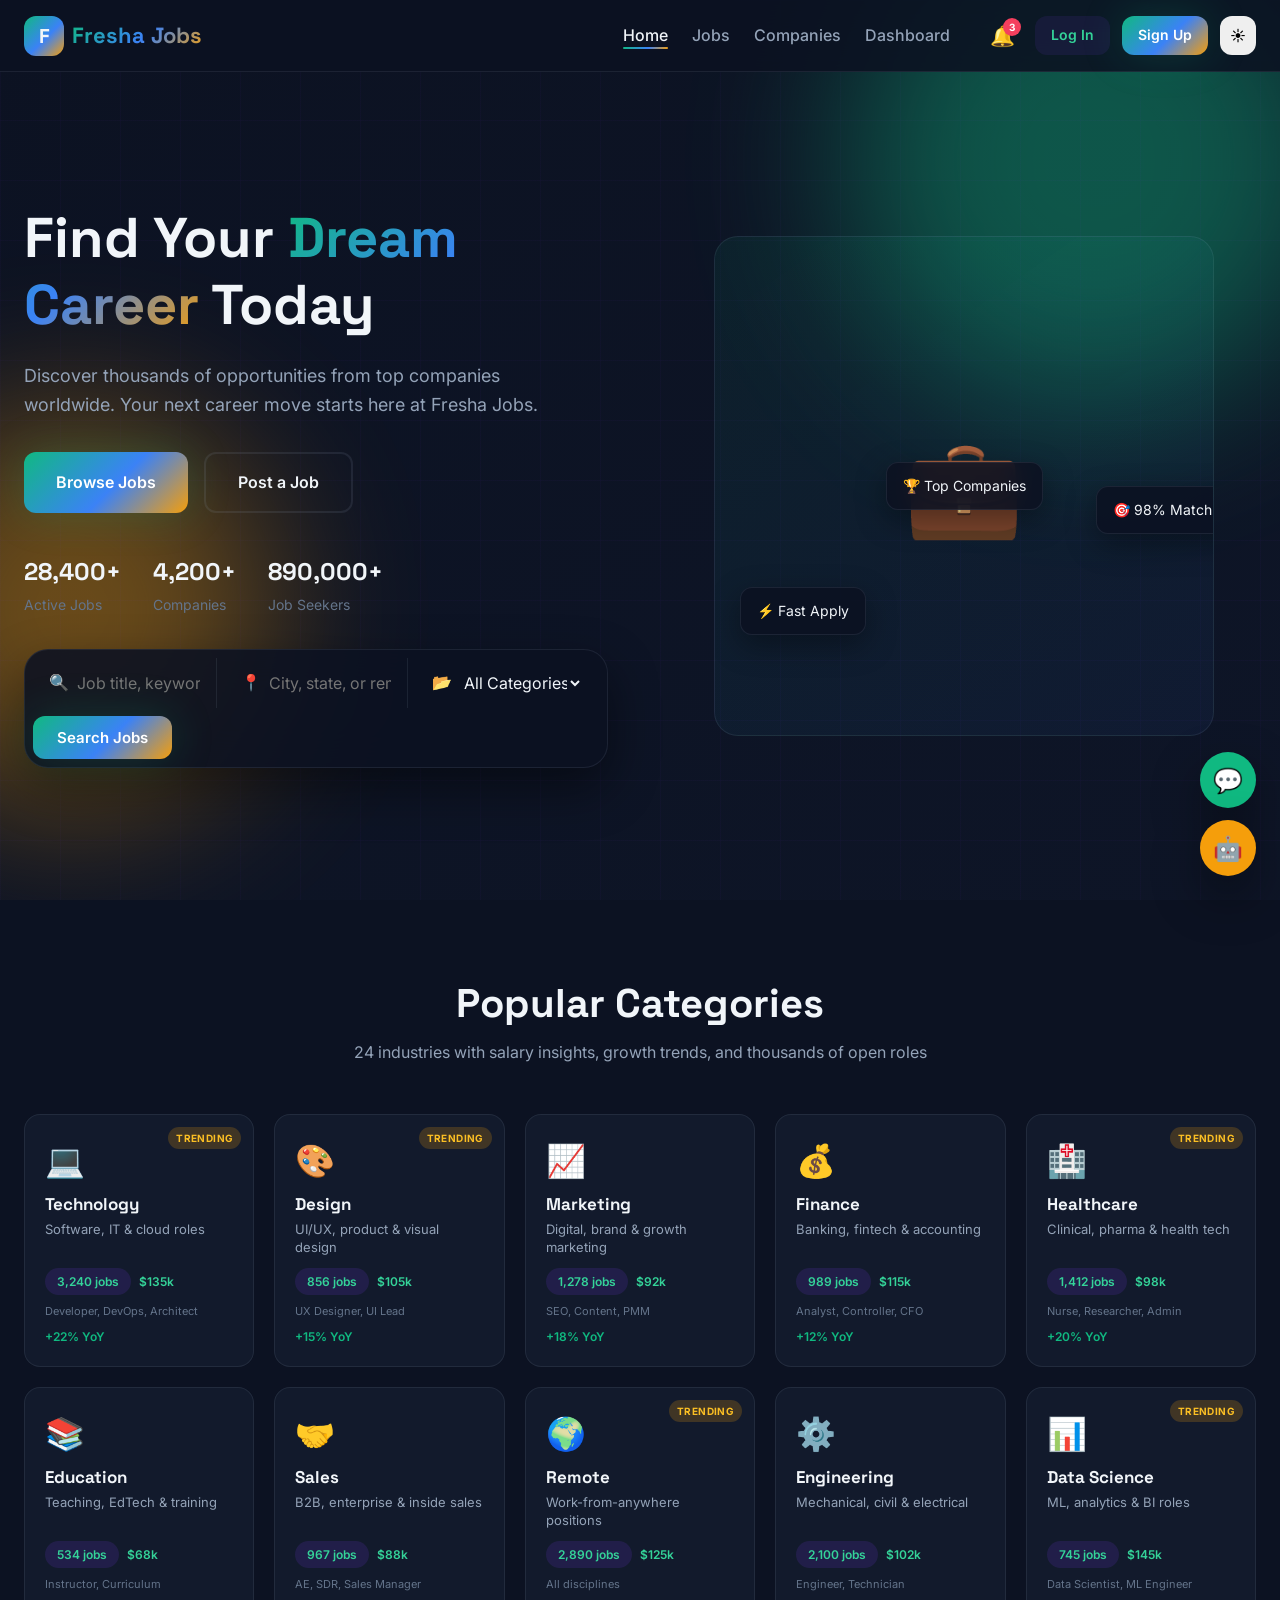
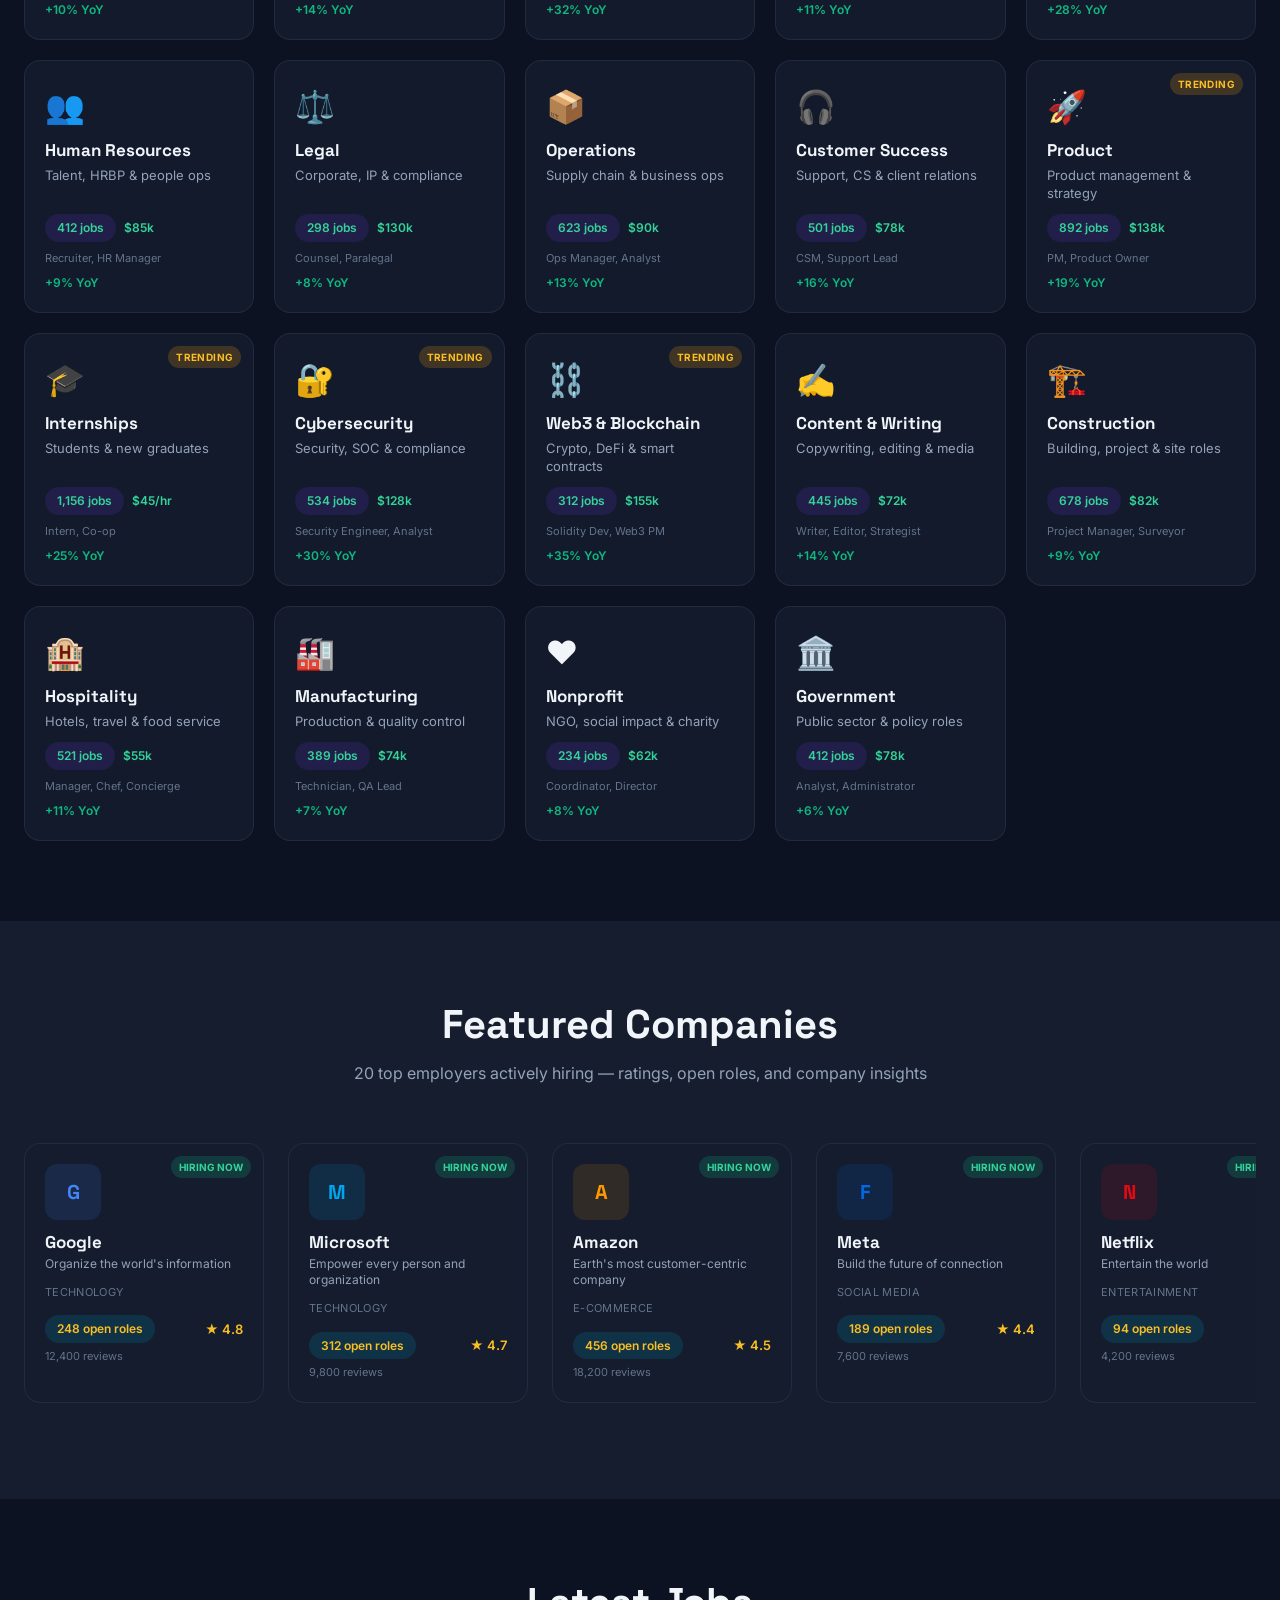
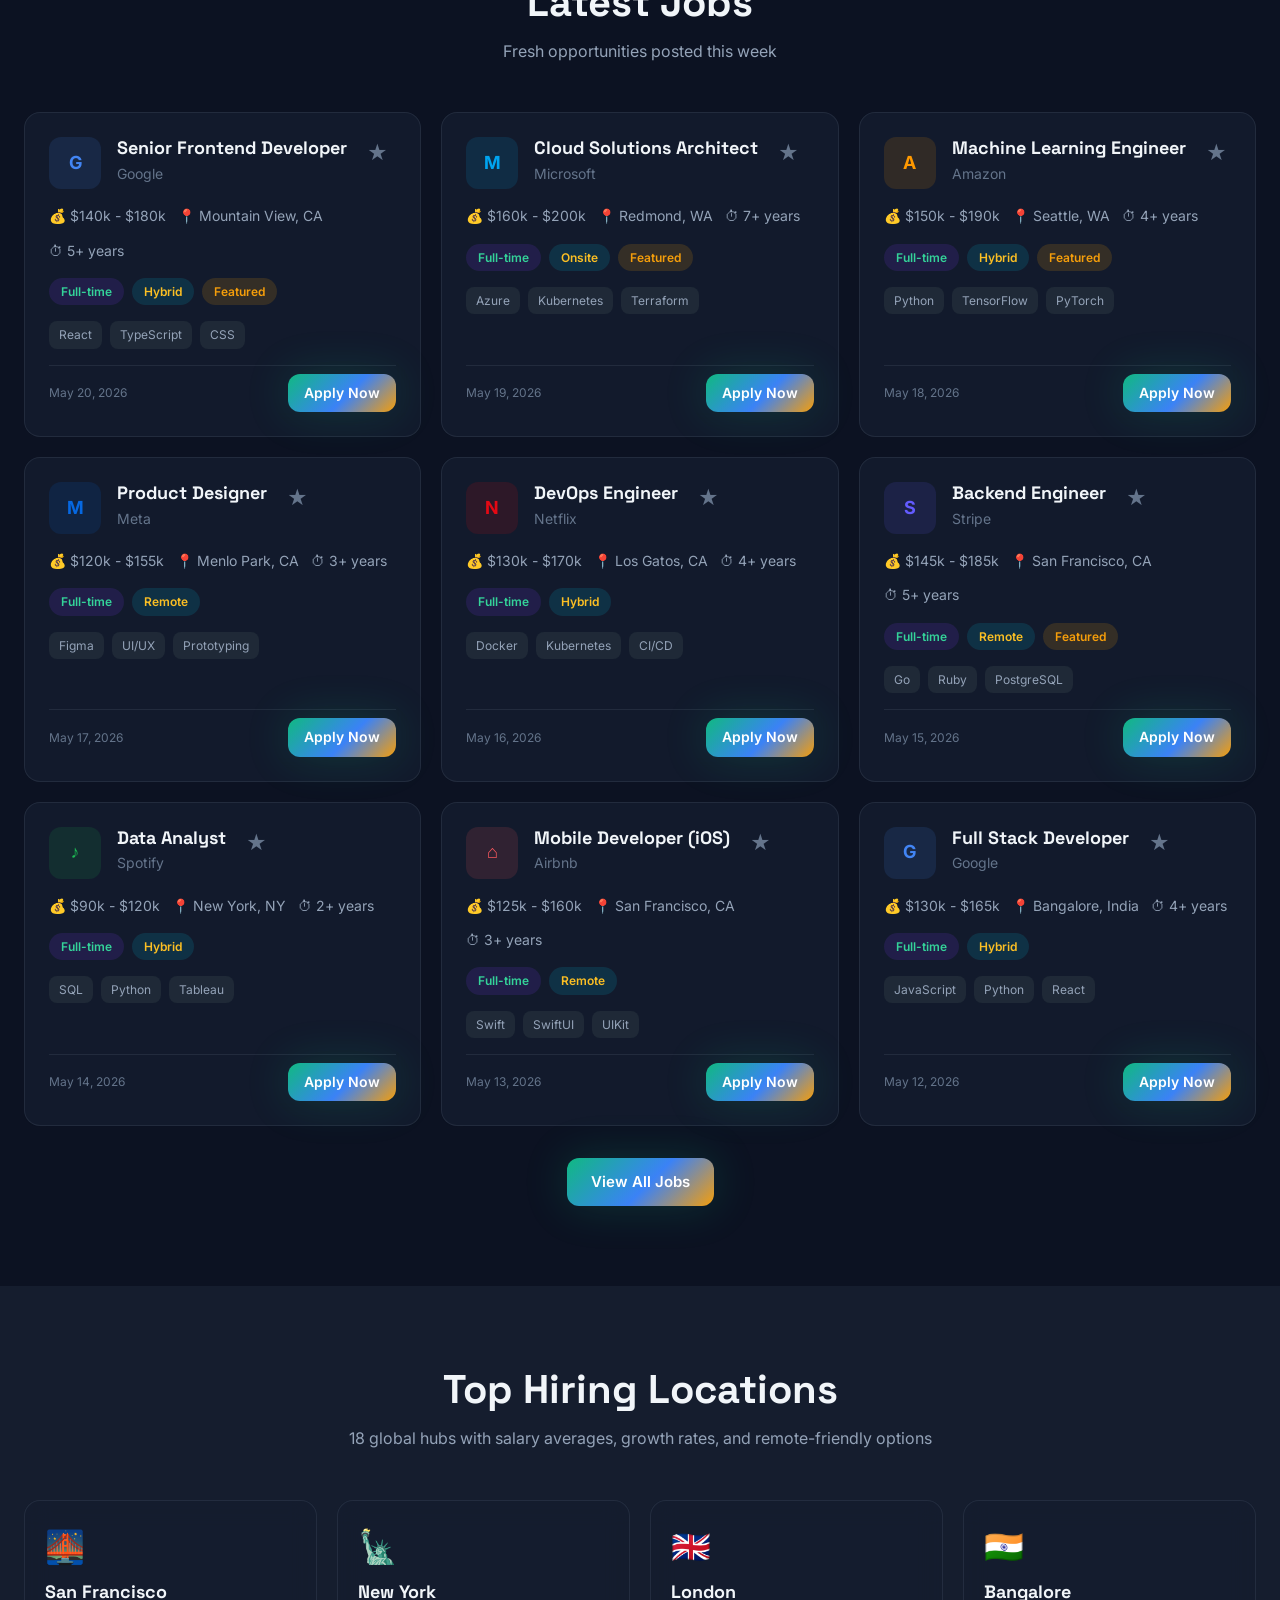
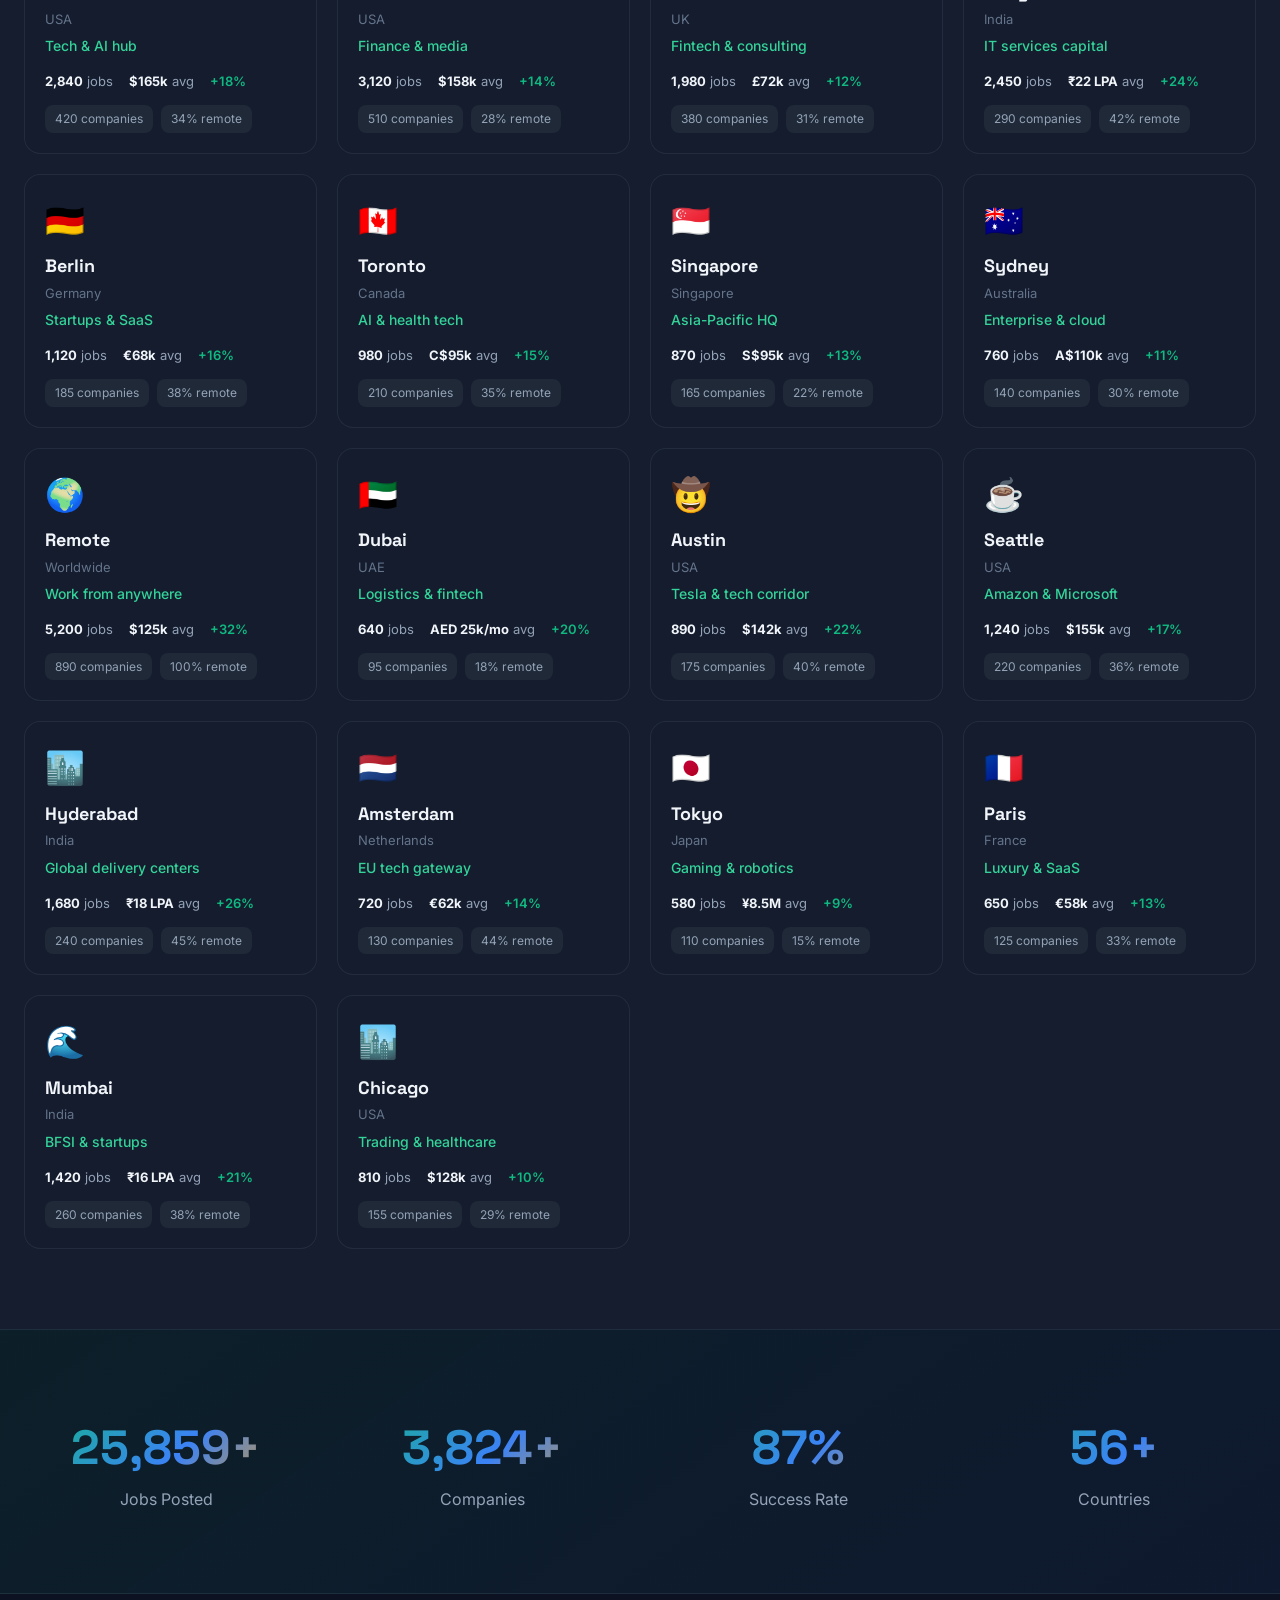
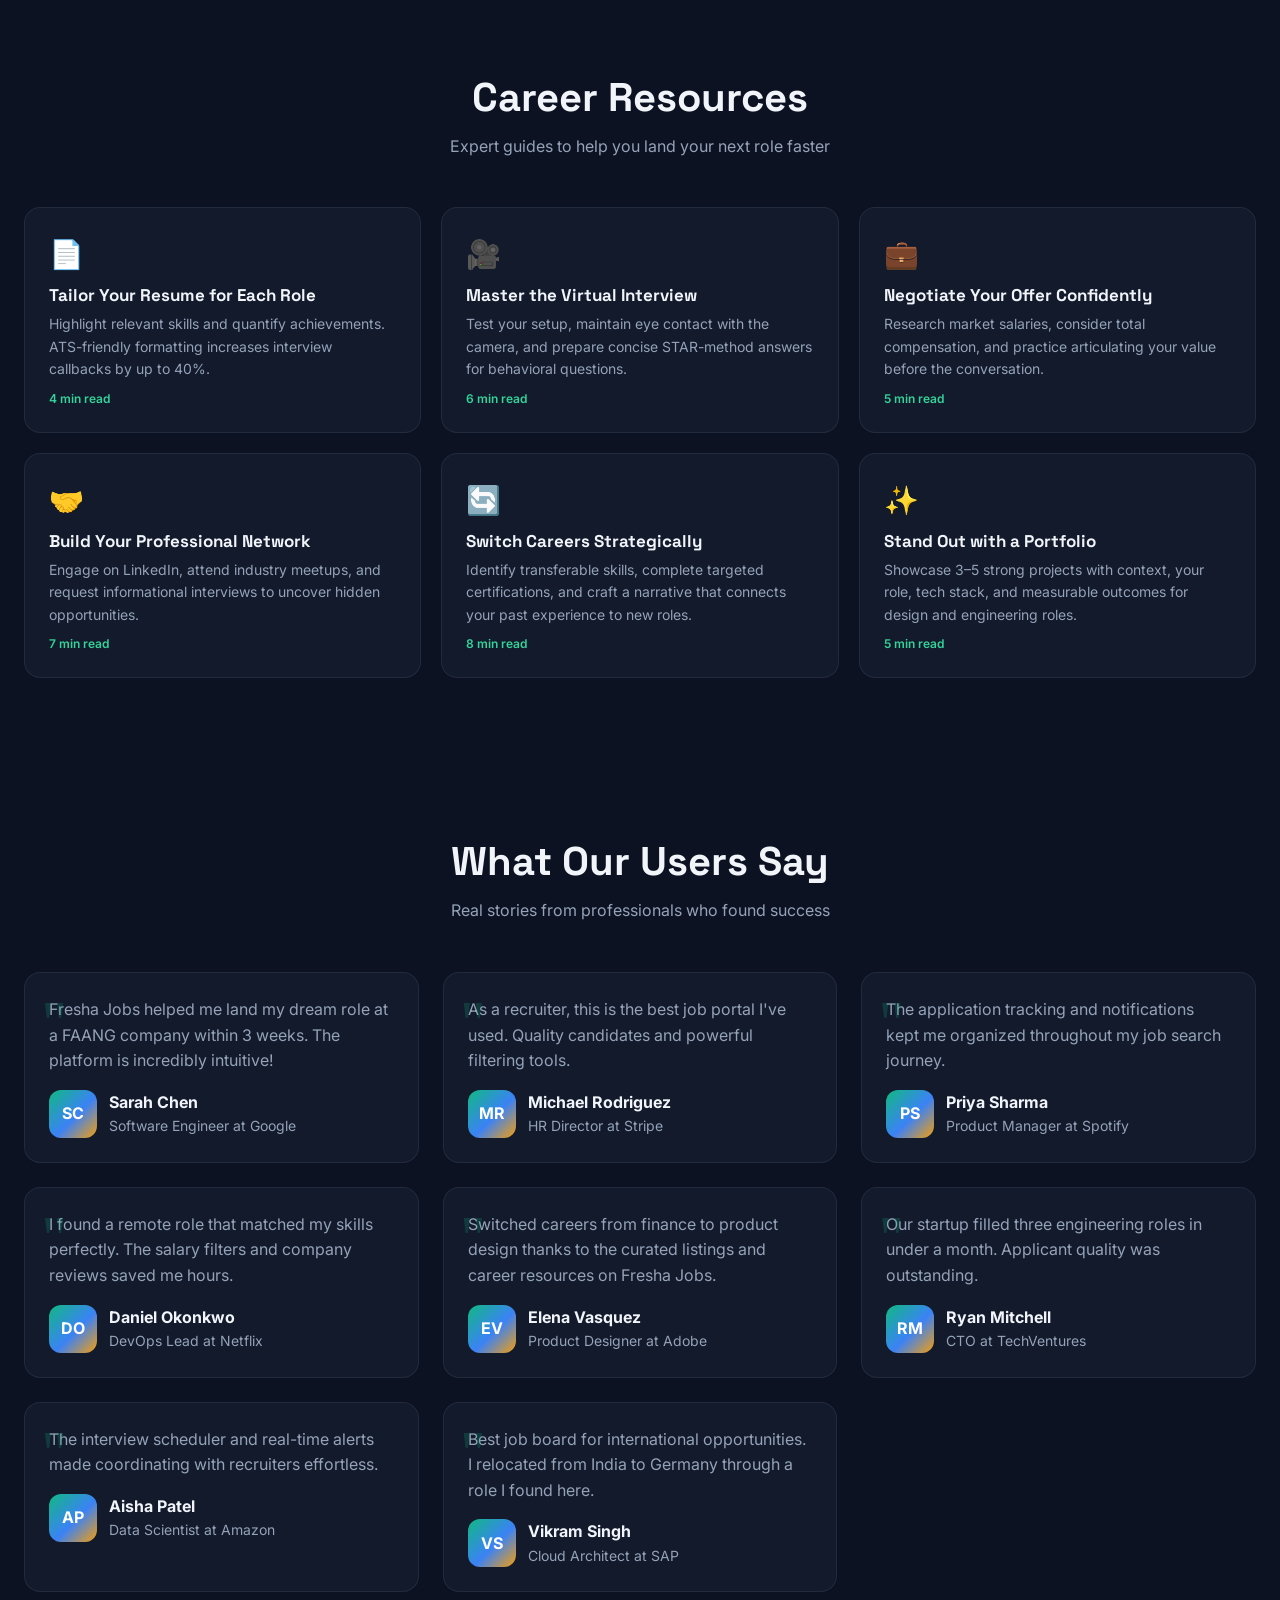
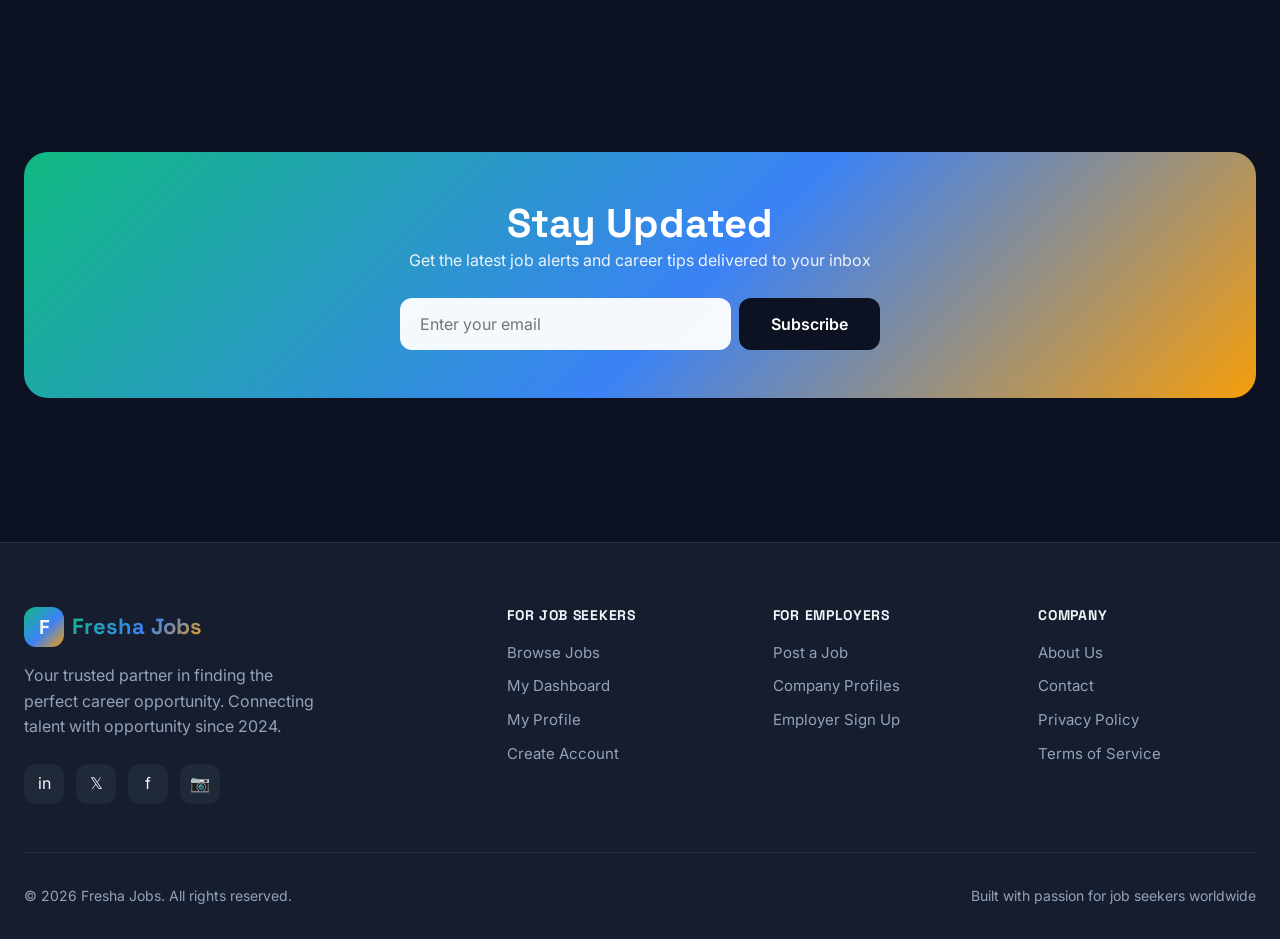
<file: index.html>
﻿<!DOCTYPE html>
<html lang="en" data-theme="dark">
<head>
  <meta charset="UTF-8">
  <meta name="viewport" content="width=device-width, initial-scale=1.0">
  <meta name="description" content="Fresha Jobs - Find your dream career. Premium job portal with thousands of opportunities from top companies worldwide.">
  <meta name="keywords" content="jobs, careers, hiring, job portal, Fresha Jobs">
  <title>Fresha Jobs | Find Your Dream Career</title>
  <link rel="preconnect" href="https://fonts.googleapis.com">
  <link rel="preconnect" href="https://fonts.gstatic.com" crossorigin>
  <link href="https://fonts.googleapis.com/css2?family=Inter:wght@400;500;600;700&family=Space+Grotesk:wght@500;600;700&display=swap" rel="stylesheet">
  <link rel="stylesheet" href="css/variables.css">
  <link rel="stylesheet" href="css/base.css">
  <link rel="stylesheet" href="css/animations.css">
  <link rel="stylesheet" href="css/components.css">
  <link rel="stylesheet" href="css/layout.css">
  <link rel="stylesheet" href="css/pages.css">
  <link rel="stylesheet" href="css/responsive.css">
  <link rel="stylesheet" href="css/auth-ui.css">
</head>
<body data-page="home">
  <a href="#main" class="skip-link">Skip to main content</a>

  <header class="header">
    <div class="header-inner">
      <a href="index.html" class="logo">
        <div class="logo-icon">F</div>
        <span>Fresha Jobs</span>
      </a>
      <nav class="nav">
        <ul class="nav-links">
          <li><a href="index.html" class="active">Home</a></li>
          <li><a href="jobs.html">Jobs</a></li>
          <li><a href="company.html">Companies</a></li>
          <li><a href="dashboard.html">Dashboard</a></li>
        </ul>
        <div class="nav-actions">
          <div class="notif-wrapper">
            <button class="notif-btn" aria-label="Notifications">🔔<span class="notif-badge">3</span></button>
            <div class="notif-dropdown">
              <div class="notif-header">
                <span>Notifications</span>
                <button class="mark-all-read" style="background:none;border:none;color:var(--primary-light);cursor:pointer;font-size:0.875rem">Mark all read</button>
              </div>
              <div class="notif-list"></div>
            </div>
          </div>
          <button class="btn btn-icon theme-toggle" aria-label="Toggle theme">☀️</button>
        </div>
      </nav>
      <button class="menu-toggle" aria-label="Open menu">☰</button>
    </div>
  </header>

  <nav class="mobile-nav">
    <a href="index.html">Home</a>
    <a href="jobs.html">Jobs</a>
    <a href="company.html">Companies</a>
    <a href="dashboard.html">Dashboard</a>
    <a href="login.html">Log In</a>
    <a href="register.html">Sign Up</a>
  </nav>

  <main id="main">
    <section class="hero">
      <div class="hero-bg"></div>
      <div class="hero-orb hero-orb-1"></div>
      <div class="hero-orb hero-orb-2"></div>
      <div class="hero-grid-pattern"></div>
      <div class="container hero-content">
        <div class="hero-text reveal">
          <h1>Find Your <span class="highlight">Dream Career</span> Today</h1>
          <p>Discover thousands of opportunities from top companies worldwide. Your next career move starts here at Fresha Jobs.</p>
          <div class="hero-cta">
            <a href="jobs.html" class="btn btn-primary btn-lg">Browse Jobs</a>
            <a href="register.html" class="btn btn-outline btn-lg">Post a Job</a>
          </div>
          <div class="hero-stats-inline">
            <div class="stat"><strong class="counter" data-target="28400" data-suffix="+">0</strong><span>Active Jobs</span></div>
            <div class="stat"><strong class="counter" data-target="4200" data-suffix="+">0</strong><span>Companies</span></div>
            <div class="stat"><strong class="counter" data-target="890000" data-suffix="+">0</strong><span>Job Seekers</span></div>
          </div>
          <form class="search-hero" id="hero-search-form">
            <div class="search-field">
              <span>🔍</span>
              <input type="text" id="hero-keyword" placeholder="Job title, keywords..." aria-label="Search keywords">
            </div>
            <div class="search-field">
              <span>📍</span>
              <input type="text" id="hero-location" placeholder="City, state, or remote" aria-label="Location">
            </div>
            <div class="search-field">
              <span>📂</span>
              <select aria-label="Category" id="hero-category">
                <option value="">All Categories</option>
                <option value="tech">Technology</option>
                <option value="design">Design</option>
                <option value="marketing">Marketing</option>
                <option value="data">Data Science</option>
                <option value="remote">Remote</option>
                <option value="internship">Internships</option>
              </select>
            </div>
            <button type="submit" class="btn btn-primary">Search Jobs</button>
          </form>
        </div>
        <div class="hero-visual reveal">
          <div class="hero-illustration">
            <span style="font-size:6rem">💼</span>
            <div class="hero-float-card">🎯 98% Match Rate</div>
            <div class="hero-float-card">⚡ Fast Apply</div>
            <div class="hero-float-card">🏆 Top Companies</div>
          </div>
        </div>
      </div>
    </section>

    <section class="section">
      <div class="container">
        <div class="section-header reveal">
          <h2>Popular Categories</h2>
          <p>24 industries with salary insights, growth trends, and thousands of open roles</p>
        </div>
        <div class="categories-grid" id="categories-grid"></div>
      </div>
    </section>

    <section class="section" style="background:var(--bg-secondary)">
      <div class="container">
        <div class="section-header reveal">
          <h2>Featured Companies</h2>
          <p>20 top employers actively hiring — ratings, open roles, and company insights</p>
        </div>
        <div class="companies-scroll" id="featured-companies"></div>
      </div>
    </section>

    <section class="section">
      <div class="container">
        <div class="section-header reveal">
          <h2>Latest Jobs</h2>
          <p>Fresh opportunities posted this week</p>
        </div>
        <div class="jobs-grid grid-view" id="latest-jobs"></div>
        <div style="text-align:center;margin-top:2rem">
          <a href="jobs.html" class="btn btn-primary">View All Jobs</a>
        </div>
      </div>
    </section>

    <section class="section" style="background:var(--bg-secondary)">
      <div class="container">
        <div class="section-header reveal">
          <h2>Top Hiring Locations</h2>
          <p>18 global hubs with salary averages, growth rates, and remote-friendly options</p>
        </div>
        <div class="locations-grid" id="locations-grid"></div>
      </div>
    </section>

    <section class="section stats-section">
      <div class="container">
        <div class="stats-row reveal">
          <div><div class="number counter" data-target="28400" data-suffix="+">0</div><p>Jobs Posted</p></div>
          <div><div class="number counter" data-target="4200" data-suffix="+">0</div><p>Companies</p></div>
          <div><div class="number counter" data-target="96" data-suffix="%">0</div><p>Success Rate</p></div>
          <div><div class="number counter" data-target="62" data-suffix="+">0</div><p>Countries</p></div>
        </div>
      </div>
    </section>

    <section class="section">
      <div class="container">
        <div class="section-header reveal">
          <h2>Career Resources</h2>
          <p>Expert guides to help you land your next role faster</p>
        </div>
        <div class="career-tips-grid" id="career-tips-grid"></div>
      </div>
    </section>

    <section class="section">
      <div class="container">
        <div class="section-header reveal">
          <h2>What Our Users Say</h2>
          <p>Real stories from professionals who found success</p>
        </div>
        <div class="testimonials-grid" id="testimonials-grid"></div>
      </div>
    </section>

    <section class="section">
      <div class="container">
        <div class="newsletter reveal">
          <h2>Stay Updated</h2>
          <p>Get the latest job alerts and career tips delivered to your inbox</p>
          <form class="newsletter-form" id="newsletter-form">
            <input type="email" id="newsletter-email" placeholder="Enter your email" required aria-label="Email for newsletter">
            <button type="submit" class="btn btn-lg">Subscribe</button>
          </form>
        </div>
      </div>
    </section>
  </main>

  <footer class="footer">
    <div class="container">
      <div class="footer-grid">
        <div class="footer-brand">
          <a href="index.html" class="logo"><div class="logo-icon">F</div><span>Fresha Jobs</span></a>
          <p>Your trusted partner in finding the perfect career opportunity. Connecting talent with opportunity since 2024.</p>
          <div class="footer-social">
            <a href="#" aria-label="LinkedIn">in</a>
            <a href="#" aria-label="Twitter">𝕏</a>
            <a href="#" aria-label="Facebook">f</a>
            <a href="#" aria-label="Instagram">📷</a>
          </div>
        </div>
        <div class="footer-col">
          <h4>For Job Seekers</h4>
          <ul>
            <li><a href="jobs.html">Browse Jobs</a></li>
            <li><a href="dashboard.html">My Dashboard</a></li>
            <li><a href="profile.html">My Profile</a></li>
            <li><a href="register.html">Create Account</a></li>
          </ul>
        </div>
        <div class="footer-col">
          <h4>For Employers</h4>
          <ul>
            <li><a href="employer-dashboard.html">Post a Job</a></li>
            <li><a href="company.html">Company Profiles</a></li>
            <li><a href="register.html">Employer Sign Up</a></li>
          </ul>
        </div>
        <div class="footer-col">
          <h4>Company</h4>
          <ul>
            <li><a href="#">About Us</a></li>
            <li><a href="#">Contact</a></li>
            <li><a href="#">Privacy Policy</a></li>
            <li><a href="#">Terms of Service</a></li>
          </ul>
        </div>
      </div>
      <div class="footer-bottom">
        <p>&copy; 2026 Fresha Jobs. All rights reserved.</p>
        <p>Built with passion for job seekers worldwide</p>
      </div>
    </div>
  </footer>

  <div class="floating-widgets">
    <div style="position:relative">
      <div class="widget-panel" id="chat-panel">
        <div class="widget-header">💬 Messages <button class="widget-close" style="background:none;border:none;color:white;cursor:pointer;font-size:1.25rem">×</button></div>
        <div class="widget-body" id="chat-messages">
          <p style="font-size:0.875rem;color:var(--text-muted)">Chat with recruiters in real-time</p>
        </div>
        <div class="widget-footer">
          <input type="text" id="chat-input" placeholder="Type a message...">
          <button class="btn btn-primary btn-sm" id="chat-send">Send</button>
        </div>
      </div>
      <button class="widget-btn chat" id="chat-toggle" aria-label="Open chat">💬</button>
    </div>
    <div style="position:relative">
      <div class="widget-panel" id="ai-panel">
        <div class="widget-header">🤖 AI Career Assistant <button class="widget-close" style="background:none;border:none;color:white;cursor:pointer;font-size:1.25rem">×</button></div>
        <div class="widget-body" id="ai-messages">
          <p>Hi! I'm your AI career assistant. Ask me about jobs, resume tips, or interview prep!</p>
        </div>
        <div class="widget-footer">
          <input type="text" id="ai-input" placeholder="Ask anything...">
          <button class="btn btn-primary btn-sm" id="ai-send">Ask</button>
        </div>
      </div>
      <button class="widget-btn ai" id="ai-toggle" aria-label="AI assistant">🤖</button>
    </div>
  </div>

  <script src="js/data.js"></script>
  <script src="js/storage.js"></script>
  <script src="js/utils.js"></script>
  <script src="js/theme.js"></script>
  <script src="js/notifications.js"></script>
  <script src="js/jobs.js"></script>
  <script src="js/auth.js"></script>
  <script src="js/app.js"></script>
</body>
</html>
</file>
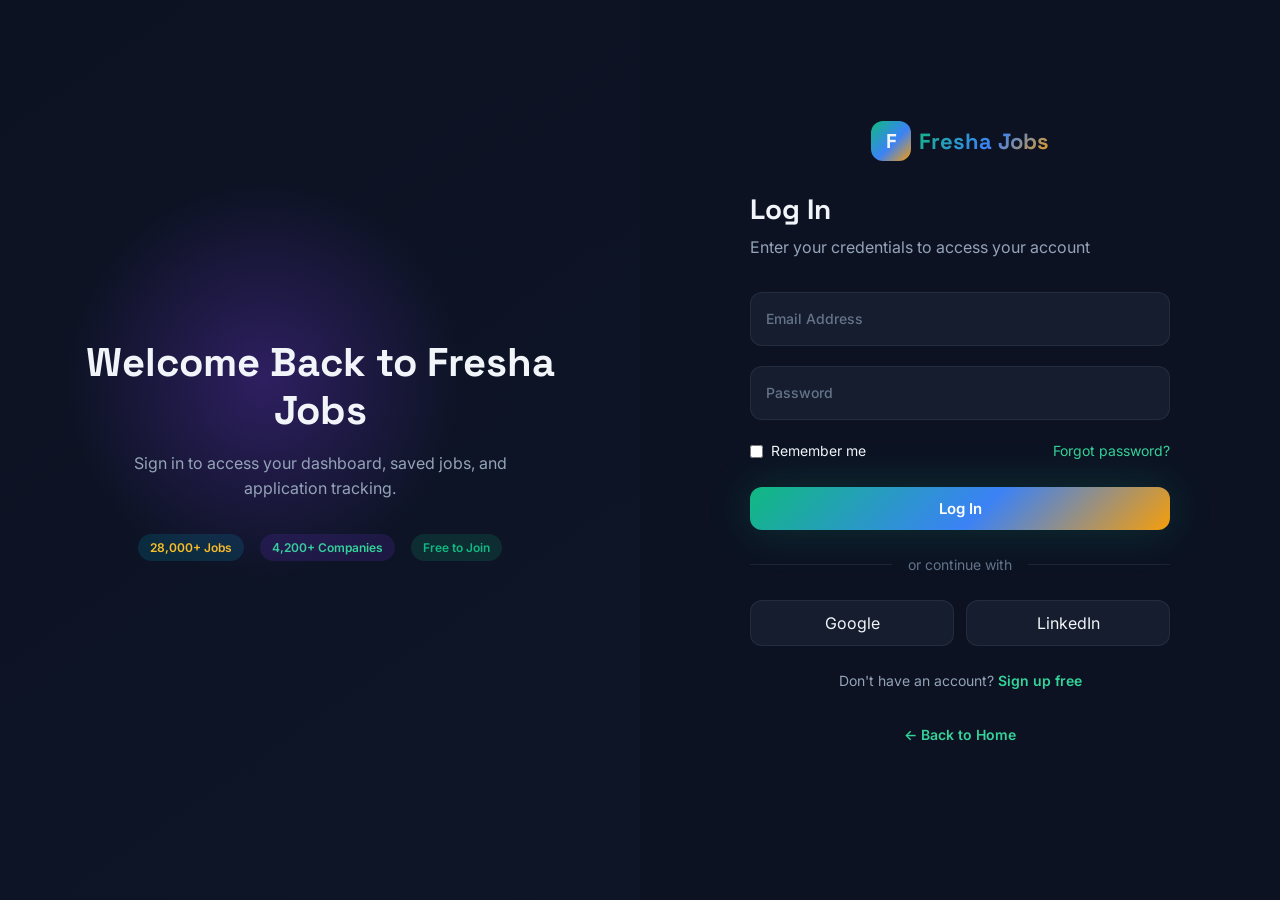
<file: dashboard.html>
﻿<!DOCTYPE html>
<html lang="en" data-theme="dark">
<head>
  <meta charset="UTF-8">
  <meta name="viewport" content="width=device-width, initial-scale=1.0">
  <title>My Dashboard | Fresha Jobs</title>
  <link href="https://fonts.googleapis.com/css2?family=Inter:wght@400;500;600;700&family=Space+Grotesk:wght@500;600;700&display=swap" rel="stylesheet">
  <link rel="stylesheet" href="css/variables.css">
  <link rel="stylesheet" href="css/base.css">
  <link rel="stylesheet" href="css/animations.css">
  <link rel="stylesheet" href="css/components.css">
  <link rel="stylesheet" href="css/layout.css">
  <link rel="stylesheet" href="css/pages.css">
  <link rel="stylesheet" href="css/responsive.css">
  <link rel="stylesheet" href="css/auth-ui.css">
</head>
<body data-page="dashboard" data-protected="true">
  <header class="header">
    <div class="header-inner">
      <a href="index.html" class="logo"><div class="logo-icon">F</div><span>Fresha Jobs</span></a>
      <nav class="nav">
        <ul class="nav-links">
          <li><a href="jobs.html">Jobs</a></li>
          <li><a href="dashboard.html" class="active">Dashboard</a></li>
          <li><a href="profile.html">Profile</a></li>
        </ul>
        <div class="nav-actions">
          <div class="notif-wrapper">
            <button class="notif-btn" aria-label="Notifications">🔔<span class="notif-badge">3</span></button>
            <div class="notif-dropdown">
              <div class="notif-header"><span>Notifications</span><button class="mark-all-read" style="background:none;border:none;color:var(--primary-light);cursor:pointer;font-size:0.875rem">Mark all read</button></div>
              <div class="notif-list"></div>
            </div>
          </div>
          <button class="btn btn-icon theme-toggle" aria-label="Toggle theme">☀️</button>
        </div>
      </nav>
      <button class="menu-toggle" aria-label="Open menu">☰</button>
    </div>
  </header>

  <div class="dashboard-layout">
    <aside class="sidebar">
      <div style="padding:1rem 0 1.5rem;border-bottom:1px solid var(--border);margin-bottom:1rem">
        <div class="avatar avatar-lg" data-user-initials style="margin-bottom:0.75rem">AJ</div>
        <h3 id="user-name" style="font-size:1rem">—</h3>
        <p id="user-email" style="font-size:0.875rem">—</p>
      </div>
      <nav class="sidebar-nav">
        <a href="dashboard.html" class="active"><span class="icon">📊</span> Overview</a>
        <a href="#applied" data-tab="applied"><span class="icon">📋</span> Applied Jobs</a>
        <a href="#saved" data-tab="saved"><span class="icon">★</span> Saved Jobs</a>
        <a href="#resume" data-tab="resume"><span class="icon">📄</span> Resume</a>
        <a href="#notifications" data-tab="notifications"><span class="icon">🔔</span> Notifications</a>
        <a href="profile.html"><span class="icon">👤</span> Profile</a>
        <a href="#settings" data-tab="settings"><span class="icon">⚙️</span> Settings</a>
        <a href="#" class="logout-btn" data-logout style="margin-top:1rem;color:var(--danger)"><span class="icon">🚪</span> Log Out</a>
      </nav>
    </aside>

    <main class="dashboard-main">
      <div class="dashboard-header">
        <h1 id="dashboard-greeting">Welcome back! 👋</h1>
        <p>Track your job search progress and manage applications</p>
      </div>

      <div class="card card-glass" style="margin-bottom:2rem;padding:1.25rem">
        <div style="display:flex;justify-content:space-between;align-items:center;margin-bottom:0.75rem">
          <span style="font-weight:600">Profile Completion</span>
          <span id="completion-percent" style="color:var(--primary-light)">78%</span>
        </div>
        <div class="progress-bar"><div class="progress-bar-fill" id="profile-completion" style="width:78%"></div></div>
        <p style="font-size:0.875rem;margin-top:0.5rem">Complete your profile to get better job matches</p>
      </div>

      <div class="stats-grid">
        <div class="card stat-card reveal">
          <div class="stat-value counter" data-target="18">0</div>
          <div class="stat-label">Applications Sent</div>
        </div>
        <div class="card stat-card reveal">
          <div class="stat-value counter" data-target="14">0</div>
          <div class="stat-label">Saved Jobs</div>
        </div>
        <div class="card stat-card reveal">
          <div class="stat-value counter" data-target="5">0</div>
          <div class="stat-label">Interviews</div>
        </div>
        <div class="card stat-card reveal">
          <div class="stat-value counter" data-target="47">0</div>
          <div class="stat-label">Profile Views</div>
        </div>
      </div>

      <div class="tabs">
        <button class="tab-btn active" data-tab="applied">Applied Jobs</button>
        <button class="tab-btn" data-tab="saved">Saved Jobs</button>
        <button class="tab-btn" data-tab="timeline">Application Timeline</button>
        <button class="tab-btn" data-tab="resume">Resume</button>
        <button class="tab-btn" data-tab="settings">Settings</button>
      </div>

      <div id="tab-applied" class="tab-panel">
        <h3 style="margin-bottom:1rem">Your Applications</h3>
        <div id="applied-jobs-list"></div>
      </div>

      <div id="tab-saved" class="tab-panel" style="display:none">
        <h3 style="margin-bottom:1rem">Saved Jobs</h3>
        <div id="saved-jobs-list"></div>
      </div>

      <div id="tab-timeline" class="tab-panel" style="display:none">
        <h3 style="margin-bottom:1rem">Application Progress</h3>
        <div class="card">
          <h4 style="margin-bottom:1rem">Google - Senior Frontend Developer</h4>
          <div class="timeline" id="application-timeline"></div>
        </div>
      </div>

      <div id="tab-resume" class="tab-panel" style="display:none">
        <h3 style="margin-bottom:1rem">Resume Management</h3>
        <div class="card">
          <div class="upload-zone" id="resume-upload">
            <input type="file" accept=".pdf,.doc,.docx">
            <p style="font-size:2rem;margin-bottom:0.5rem">📄</p>
            <p><strong>Upload your resume</strong></p>
            <p style="font-size:0.875rem;color:var(--text-muted);margin-top:0.5rem">PDF, DOC, DOCX up to 5MB</p>
          </div>
          <div style="margin-top:1.5rem;padding:1rem;background:var(--bg-tertiary);border-radius:var(--radius-md)">
            <p style="font-size:0.875rem"><strong>Current Resume:</strong> Alex_Johnson_Resume.pdf</p>
            <p style="font-size:0.75rem;color:var(--text-muted)">Uploaded May 15, 2026</p>
          </div>
        </div>
      </div>

      <div id="tab-settings" class="tab-panel" style="display:none">
        <h3 style="margin-bottom:1rem">Account Settings</h3>
        <div class="card">
          <div class="form-group">
            <label>Email Notifications</label>
            <div style="display:flex;justify-content:space-between;align-items:center;padding:0.5rem 0">
              <span>Job alerts</span>
              <button class="toggle active" aria-label="Toggle job alerts"></button>
            </div>
            <div style="display:flex;justify-content:space-between;align-items:center;padding:0.5rem 0">
              <span>Application updates</span>
              <button class="toggle active" aria-label="Toggle application updates"></button>
            </div>
            <div style="display:flex;justify-content:space-between;align-items:center;padding:0.5rem 0">
              <span>Interview reminders</span>
              <button class="toggle active" aria-label="Toggle interview reminders"></button>
            </div>
          </div>
          <div class="form-group" style="margin-top:1.5rem">
            <label>Theme</label>
            <p style="font-size:0.875rem;margin-bottom:0.5rem">Use the theme toggle in the header to switch between dark and light mode.</p>
          </div>
          <button class="btn btn-primary" style="margin-top:1rem">Save Settings</button>
        </div>
      </div>
    </main>
  </div>

  <div class="floating-widgets">
    <div style="position:relative">
      <div class="widget-panel" id="ai-panel">
        <div class="widget-header">🤖 AI Career Assistant <button class="widget-close" style="background:none;border:none;color:white;cursor:pointer">×</button></div>
        <div class="widget-body" id="ai-messages"><p>Need help with your applications? Ask me anything!</p></div>
        <div class="widget-footer"><input type="text" id="ai-input" placeholder="Ask anything..."><button class="btn btn-primary btn-sm" id="ai-send">Ask</button></div>
      </div>
      <button class="widget-btn ai" id="ai-toggle" aria-label="AI assistant">🤖</button>
    </div>
  </div>

  <script src="js/data.js"></script>
  <script src="js/storage.js"></script>
  <script src="js/utils.js"></script>
  <script src="js/theme.js"></script>
  <script src="js/notifications.js"></script>
  <script src="js/jobs.js"></script>
  <script src="js/auth.js"></script>
  <script src="js/app.js"></script>
  <script>
    document.querySelectorAll('.toggle').forEach(t => {
      t.addEventListener('click', () => t.classList.toggle('active'));
    });
    document.querySelectorAll('.sidebar-nav a[data-tab]').forEach(a => {
      a.addEventListener('click', (e) => {
        e.preventDefault();
        const tab = a.dataset.tab;
        document.querySelector(`[data-tab="${tab}"].tab-btn`)?.click();
      });
    });
  </script>
</body>
</html>
</file>
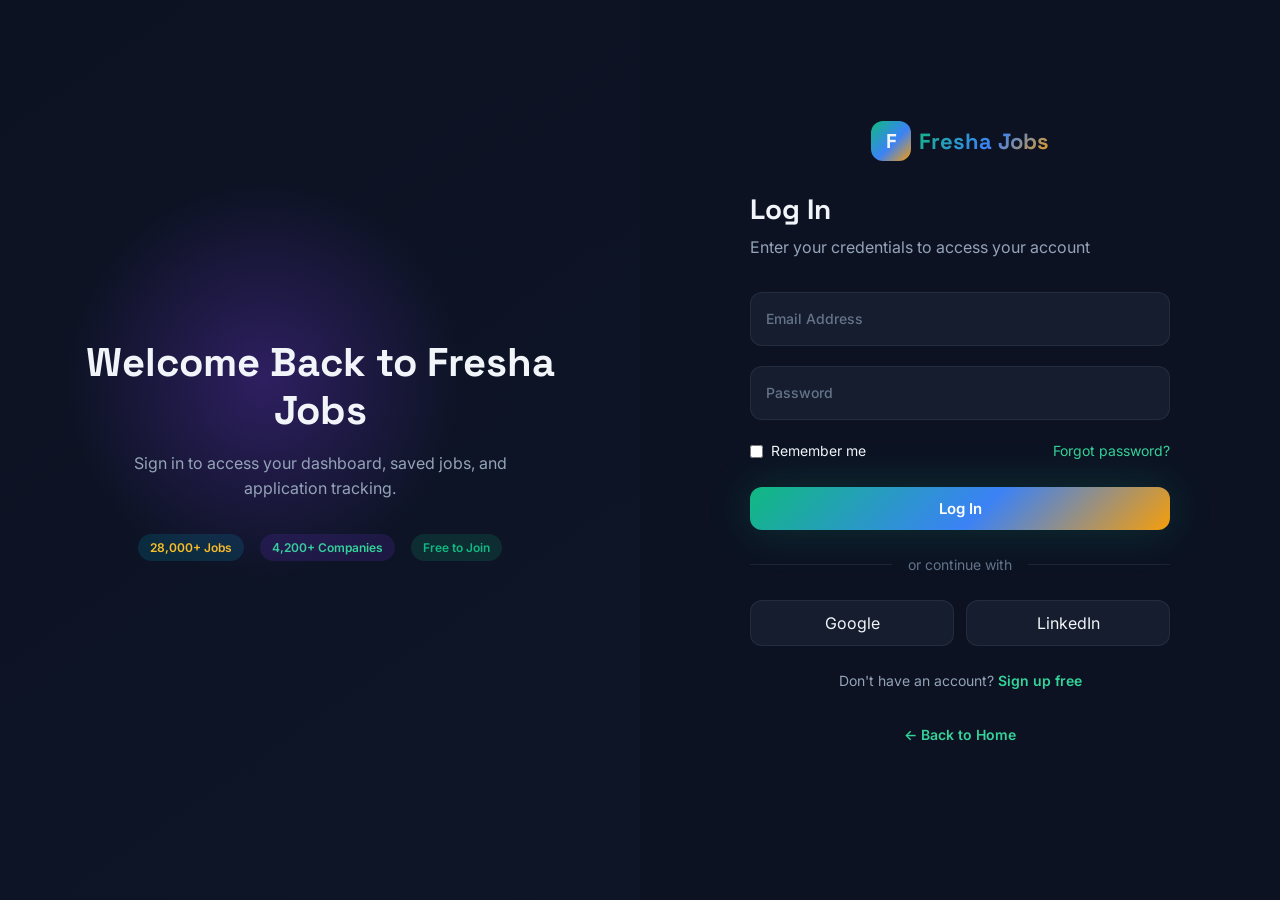
<file: employer-dashboard.html>
﻿<!DOCTYPE html>
<html lang="en" data-theme="dark">
<head>
  <meta charset="UTF-8">
  <meta name="viewport" content="width=device-width, initial-scale=1.0">
  <title>Employer Dashboard | Fresha Jobs</title>
  <link href="https://fonts.googleapis.com/css2?family=Inter:wght@400;500;600;700&family=Space+Grotesk:wght@500;600;700&display=swap" rel="stylesheet">
  <link rel="stylesheet" href="css/variables.css">
  <link rel="stylesheet" href="css/base.css">
  <link rel="stylesheet" href="css/animations.css">
  <link rel="stylesheet" href="css/components.css">
  <link rel="stylesheet" href="css/layout.css">
  <link rel="stylesheet" href="css/pages.css">
  <link rel="stylesheet" href="css/responsive.css">
  <link rel="stylesheet" href="css/auth-ui.css">
</head>
<body data-page="employer" data-protected="true">
  <header class="header">
    <div class="header-inner">
      <a href="index.html" class="logo"><div class="logo-icon">F</div><span>Fresha Jobs</span></a>
      <nav class="nav">
        <ul class="nav-links">
          <li><a href="employer-dashboard.html" class="active">Employer</a></li>
          <li><a href="company.html">Company</a></li>
        </ul>
        <div class="nav-actions">
          <button class="btn btn-icon theme-toggle" aria-label="Toggle theme">☀️</button>
        </div>
      </nav>
      <button class="menu-toggle" aria-label="Open menu">☰</button>
    </div>
  </header>

  <div class="dashboard-layout">
    <aside class="sidebar">
      <div style="padding:1rem 0 1.5rem;border-bottom:1px solid var(--border);margin-bottom:1rem">
        <div class="avatar avatar-lg" style="background:#4285F4;margin-bottom:0.75rem">G</div>
        <h3 style="font-size:1rem">Google Inc.</h3>
        <p style="font-size:0.875rem">Employer Account</p>
      </div>
      <nav class="sidebar-nav" id="employer-tabs">
        <a href="#" class="active" data-tab="overview"><span class="icon">📊</span> Overview</a>
        <a href="#" data-tab="jobs"><span class="icon">💼</span> Manage Jobs</a>
        <a href="#" data-tab="post"><span class="icon">➕</span> Post Job</a>
        <a href="#" data-tab="applicants"><span class="icon">👥</span> Applicants</a>
        <a href="#" data-tab="analytics"><span class="icon">📈</span> Analytics</a>
        <a href="company.html?id=c1"><span class="icon">🏢</span> Company Profile</a>
        <a href="#" class="logout-btn" data-logout style="margin-top:1rem;color:var(--danger)"><span class="icon">🚪</span> Log Out</a>
      </nav>
    </aside>

    <main class="dashboard-main">
      <div class="admin-banner">🏢 Employer Dashboard — Manage your job postings and applicants</div>

      <div id="employer-overview" class="employer-panel">
        <div class="dashboard-header">
          <h1>Employer Overview</h1>
          <p>Monitor your hiring pipeline and job performance</p>
        </div>
        <div class="stats-grid">
          <div class="card stat-card"><div class="stat-value counter" data-target="24">0</div><div class="stat-label">Active Jobs</div></div>
          <div class="card stat-card"><div class="stat-value counter" data-target="412">0</div><div class="stat-label">Total Applicants</div></div>
          <div class="card stat-card"><div class="stat-value counter" data-target="28">0</div><div class="stat-label">Interviews Scheduled</div></div>
          <div class="card stat-card"><div class="stat-value counter" data-target="92" data-suffix="%">0</div><div class="stat-label">Response Rate</div></div>
        </div>
        <div class="dashboard-grid" style="margin-top:2rem">
          <div class="card">
            <h3 style="margin-bottom:1rem">Recent Applicants</h3>
            <div id="applicants-preview"></div>
          </div>
          <div class="card">
            <h3 style="margin-bottom:1rem">Job Performance</h3>
            <div style="display:flex;flex-direction:column;gap:1rem">
              <div><div style="display:flex;justify-content:space-between;margin-bottom:0.25rem"><span>Senior Frontend Dev</span><span>234 views</span></div><div class="progress-bar"><div class="progress-bar-fill" style="width:85%"></div></div></div>
              <div><div style="display:flex;justify-content:space-between;margin-bottom:0.25rem"><span>ML Engineer</span><span>189 views</span></div><div class="progress-bar"><div class="progress-bar-fill" style="width:65%"></div></div></div>
              <div><div style="display:flex;justify-content:space-between;margin-bottom:0.25rem"><span>DevOps Engineer</span><span>156 views</span></div><div class="progress-bar"><div class="progress-bar-fill" style="width:45%"></div></div></div>
            </div>
          </div>
        </div>
      </div>

      <div id="employer-jobs" class="employer-panel" style="display:none">
        <div class="dashboard-header">
          <h1>Manage Jobs</h1>
          <p>Edit, delete, or view performance of your job listings</p>
        </div>
        <div id="employer-jobs-list"></div>
      </div>

      <div id="employer-post" class="employer-panel" style="display:none">
        <div class="dashboard-header">
          <h1>Post a New Job</h1>
          <p>Fill in the details to publish a new job listing</p>
        </div>
        <div class="card" style="max-width:700px">
          <form id="post-job-form">
            <div class="form-group">
              <label for="job-title">Job Title</label>
              <input type="text" id="job-title" class="form-control" required placeholder="e.g. Senior Software Engineer">
            </div>
            <div class="form-group">
              <label for="job-location">Location</label>
              <input type="text" id="job-location" class="form-control" required placeholder="City, State or Remote">
            </div>
            <div style="display:grid;grid-template-columns:1fr 1fr;gap:1rem">
              <div class="form-group">
                <label for="job-salary">Salary Range</label>
                <input type="text" id="job-salary" class="form-control" placeholder="$100k - $150k">
              </div>
              <div class="form-group">
                <label for="job-type">Job Type</label>
                <select id="job-type" class="form-control">
                  <option>Full-time</option>
                  <option>Part-time</option>
                  <option>Contract</option>
                  <option>Internship</option>
                </select>
              </div>
            </div>
            <div class="form-group">
              <label for="job-description">Description</label>
              <textarea id="job-description" class="form-control" rows="6" required placeholder="Describe the role, responsibilities, and requirements..."></textarea>
            </div>
            <div class="form-group">
              <label for="job-skills">Required Skills (comma separated)</label>
              <input type="text" id="job-skills" class="form-control" placeholder="React, TypeScript, Node.js">
            </div>
            <button type="submit" class="btn btn-primary">Publish Job</button>
          </form>
        </div>
      </div>

      <div id="employer-applicants" class="employer-panel" style="display:none">
        <div class="dashboard-header">
          <h1>Applicants</h1>
          <p>Review and manage candidate applications</p>
        </div>
        <div id="applicants-list"></div>
      </div>

      <div id="employer-analytics" class="employer-panel" style="display:none">
        <div class="dashboard-header">
          <h1>Job Analytics</h1>
          <p>Insights into your job posting performance</p>
        </div>
        <div class="stats-grid">
          <div class="card stat-card"><div class="stat-value">12.4K</div><div class="stat-label">Total Views (30d)</div></div>
          <div class="card stat-card"><div class="stat-value">8.2%</div><div class="stat-label">Apply Rate</div></div>
          <div class="card stat-card"><div class="stat-value">4.2d</div><div class="stat-label">Avg. Time to Apply</div></div>
          <div class="card stat-card"><div class="stat-value">67%</div><div class="stat-label">Qualified Rate</div></div>
        </div>
        <div class="card" style="margin-top:2rem;padding:2rem;text-align:center;color:var(--text-muted)">
          <p style="font-size:3rem;margin-bottom:1rem">📊</p>
          <p>Analytics charts would render here with a charting library in production.</p>
        </div>
      </div>
    </main>
  </div>

  <script src="js/data.js"></script>
  <script src="js/storage.js"></script>
  <script src="js/utils.js"></script>
  <script src="js/theme.js"></script>
  <script src="js/notifications.js"></script>
  <script src="js/jobs.js"></script>
  <script src="js/auth.js"></script>
  <script src="js/app.js"></script>
  <script>
    document.addEventListener('DOMContentLoaded', () => {
      const preview = document.getElementById('applicants-preview');
      if (preview) {
        preview.innerHTML = FreshaJobsData.applicants.slice(0, 6).map(a => `
          <div style="display:flex;align-items:center;gap:0.75rem;padding:0.75rem 0;border-bottom:1px solid var(--border)">
            <div class="avatar avatar-sm">${a.avatar}</div>
            <div><strong>${a.name}</strong><p style="font-size:0.75rem;color:var(--text-muted)">${a.role}</p></div>
            <span class="badge" style="margin-left:auto">${a.status}</span>
          </div>
        `).join('');
      }
    });
  </script>
</body>
</html>
</file>
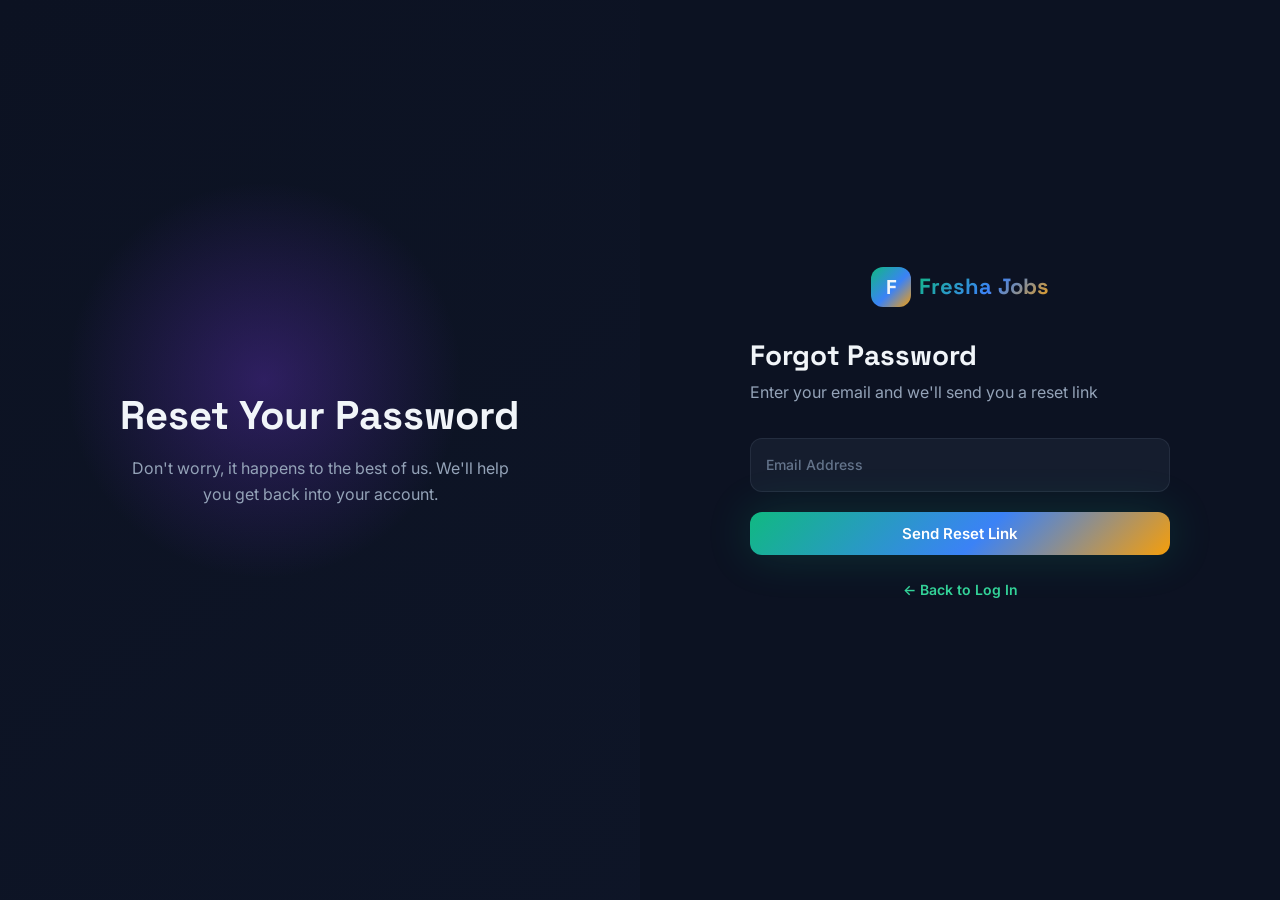
<file: forgot-password.html>
﻿<!DOCTYPE html>
<html lang="en" data-theme="dark">
<head>
  <meta charset="UTF-8">
  <meta name="viewport" content="width=device-width, initial-scale=1.0">
  <title>Forgot Password | Fresha Jobs</title>
  <link href="https://fonts.googleapis.com/css2?family=Inter:wght@400;500;600;700&family=Space+Grotesk:wght@500;600;700&display=swap" rel="stylesheet">
  <link rel="stylesheet" href="css/variables.css">
  <link rel="stylesheet" href="css/base.css">
  <link rel="stylesheet" href="css/animations.css">
  <link rel="stylesheet" href="css/components.css">
  <link rel="stylesheet" href="css/layout.css">
  <link rel="stylesheet" href="css/pages.css">
  <link rel="stylesheet" href="css/responsive.css">
</head>
<body data-page="auth">
  <div class="auth-page">
    <div class="auth-visual">
      <h2>Reset Your Password</h2>
      <p>Don't worry, it happens to the best of us. We'll help you get back into your account.</p>
    </div>
    <div class="auth-form-container">
      <div class="auth-form-wrapper">
        <a href="index.html" class="logo"><div class="logo-icon">F</div><span>Fresha Jobs</span></a>
        <h1>Forgot Password</h1>
        <p>Enter your email and we'll send you a reset link</p>

        <form id="forgot-form">
          <div class="form-group floating">
            <input type="email" id="email" class="form-control" placeholder=" " required autocomplete="email">
            <label for="email">Email Address</label>
          </div>
          <button type="submit" class="btn btn-primary" style="width:100%">Send Reset Link</button>
        </form>

        <p class="auth-footer"><a href="login.html">← Back to Log In</a></p>
      </div>
    </div>
  </div>

  <script src="js/data.js"></script>
  <script src="js/storage.js"></script>
  <script src="js/utils.js"></script>
  <script src="js/theme.js"></script>
  <script src="js/auth.js"></script>
  <script src="js/app.js"></script>
</body>
</html>
</file>
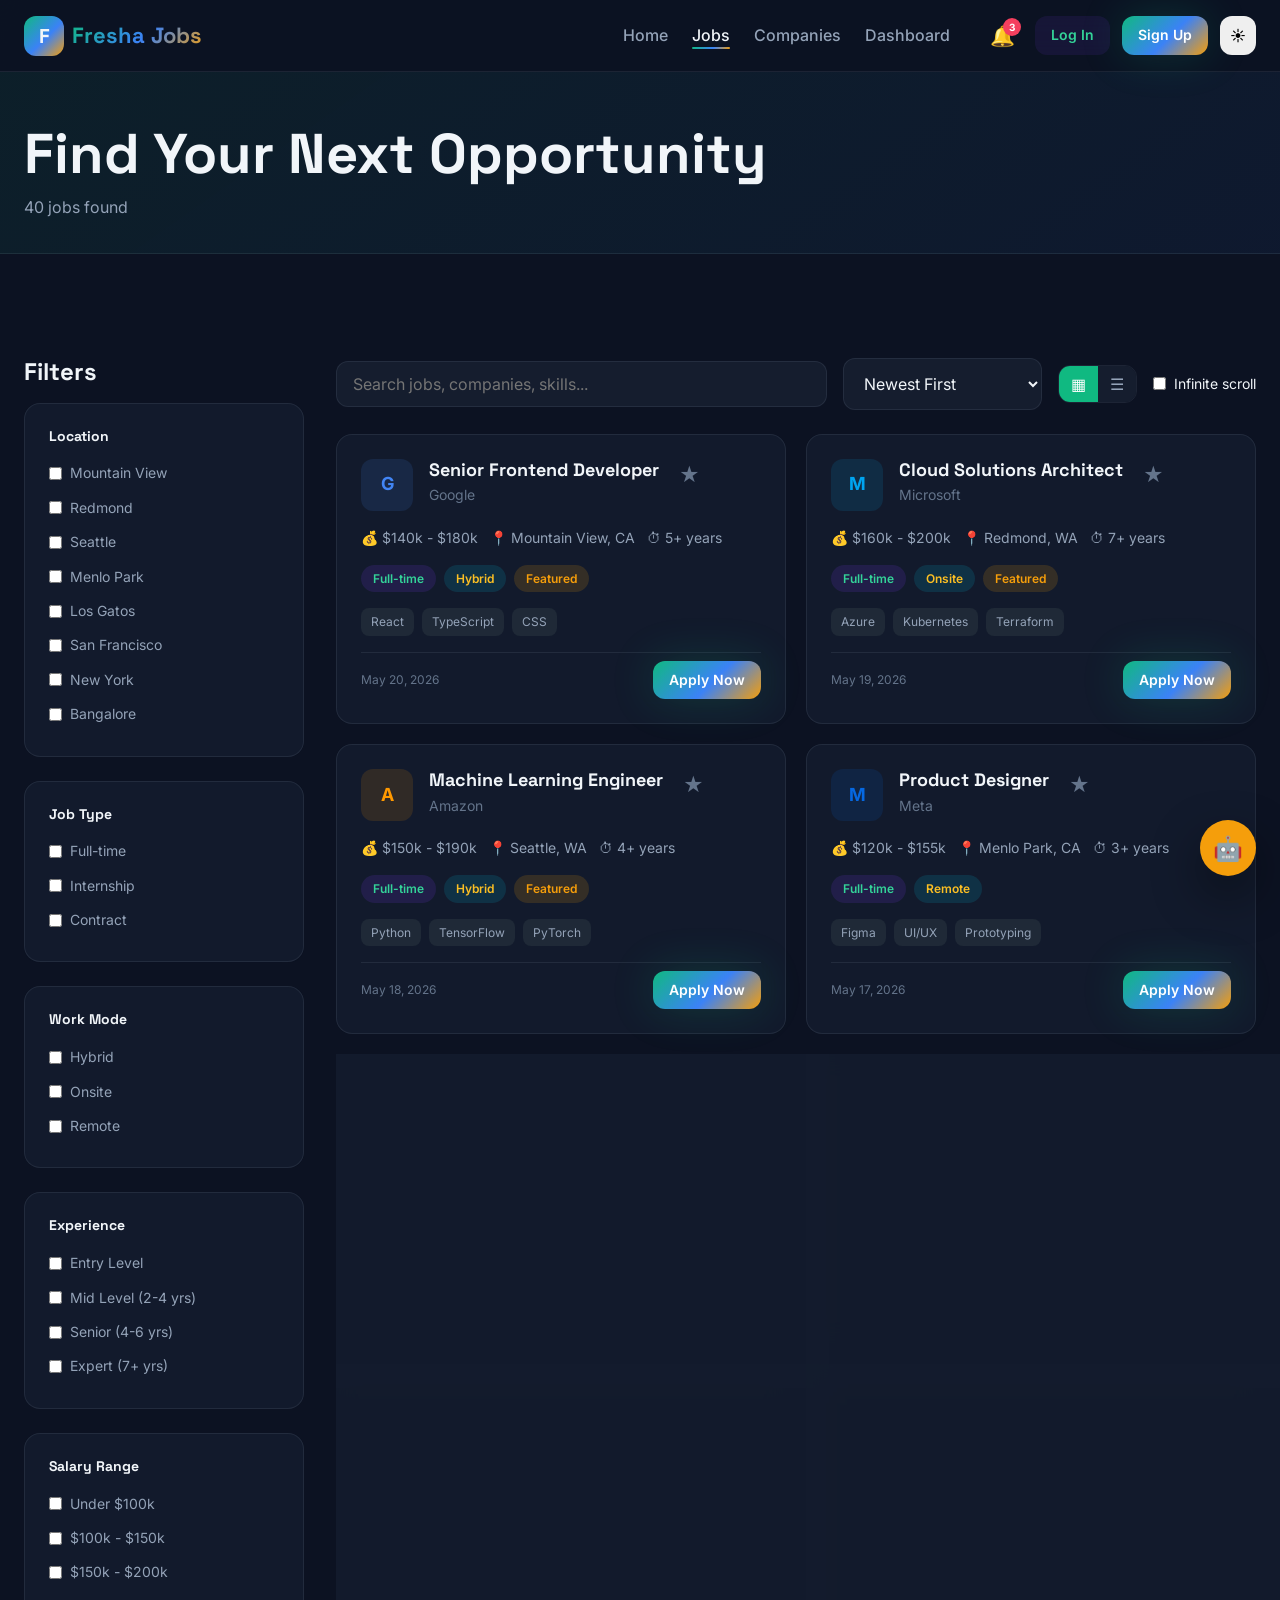
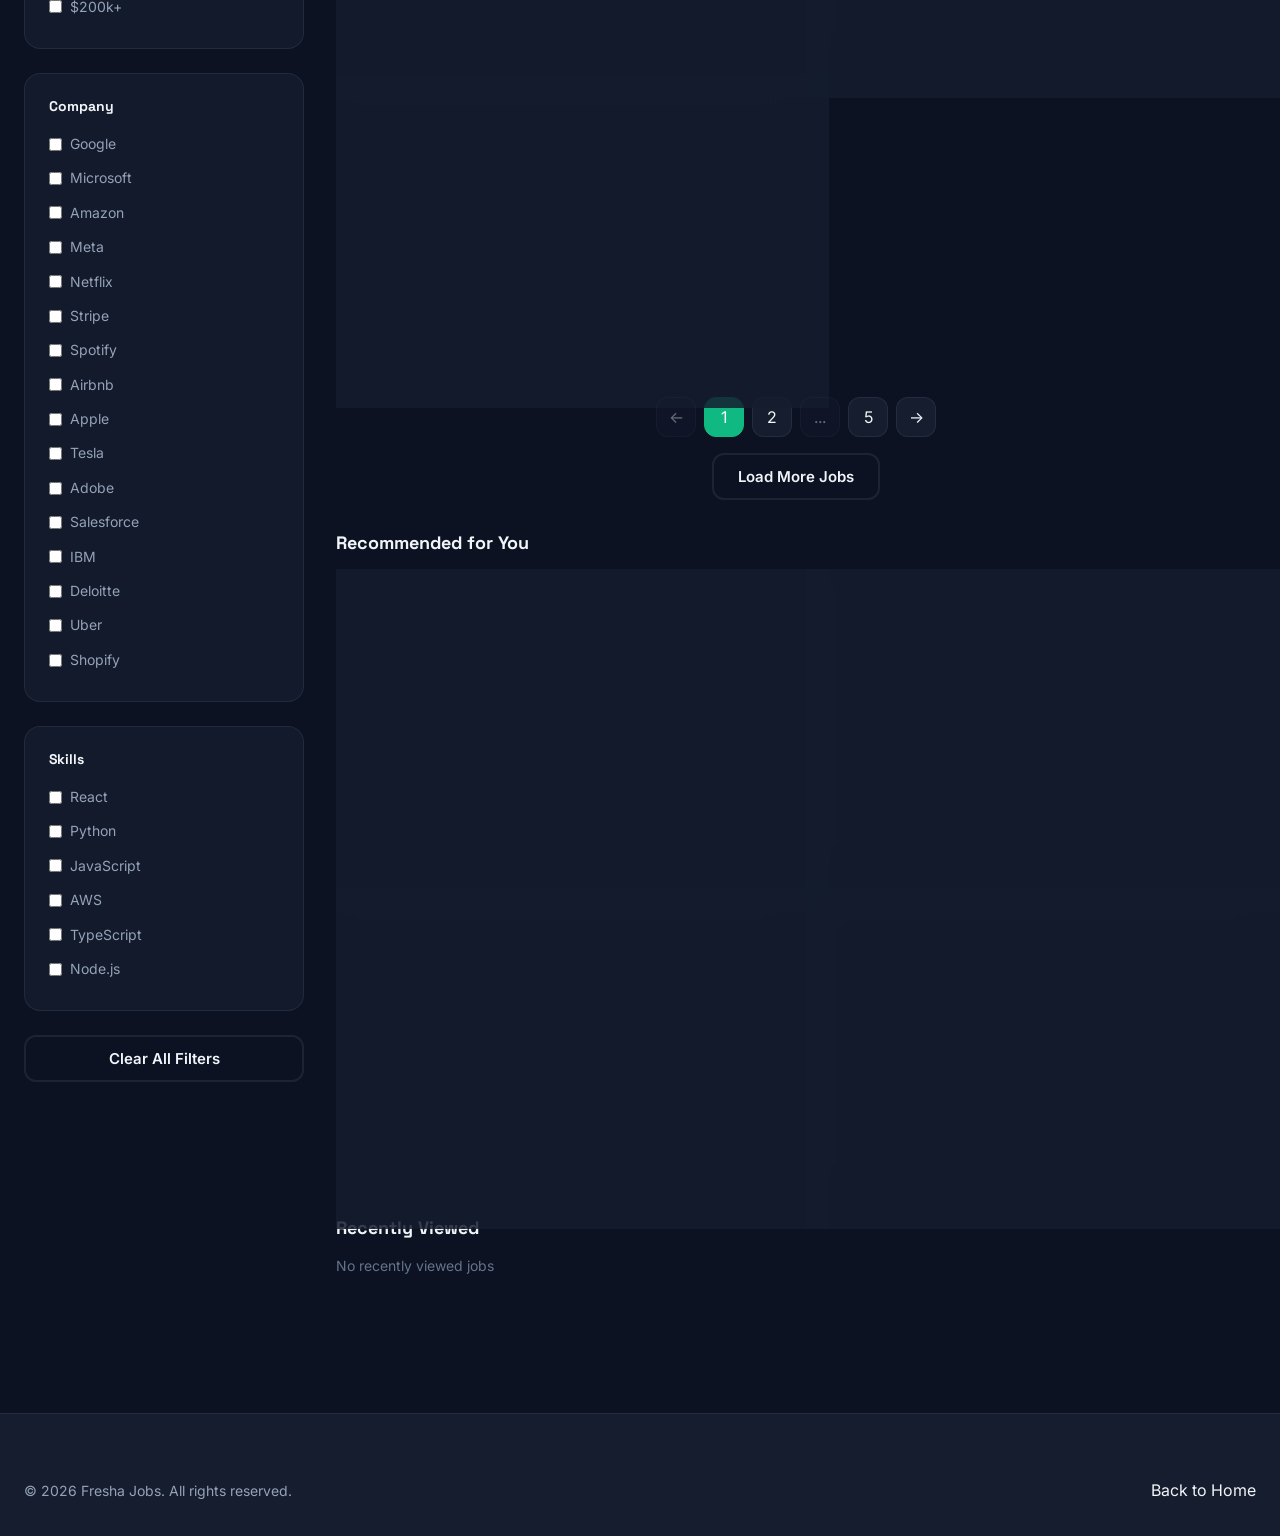
<file: job-details.html>
﻿<!DOCTYPE html>
<html lang="en" data-theme="dark">
<head>
  <meta charset="UTF-8">
  <meta name="viewport" content="width=device-width, initial-scale=1.0">
  <title>Job Details | Fresha Jobs</title>
  <link rel="preconnect" href="https://fonts.googleapis.com">
  <link rel="preconnect" href="https://fonts.gstatic.com" crossorigin>
  <link href="https://fonts.googleapis.com/css2?family=Inter:wght@400;500;600;700&family=Space+Grotesk:wght@500;600;700&display=swap" rel="stylesheet">
  <link rel="stylesheet" href="css/variables.css">
  <link rel="stylesheet" href="css/base.css">
  <link rel="stylesheet" href="css/animations.css">
  <link rel="stylesheet" href="css/components.css">
  <link rel="stylesheet" href="css/layout.css">
  <link rel="stylesheet" href="css/pages.css">
  <link rel="stylesheet" href="css/responsive.css">
  <link rel="stylesheet" href="css/auth-ui.css">
</head>
<body data-page="job-detail">
  <div class="reading-progress"></div>

  <header class="header">
    <div class="header-inner">
      <a href="index.html" class="logo"><div class="logo-icon">F</div><span>Fresha Jobs</span></a>
      <nav class="nav">
        <ul class="nav-links">
          <li><a href="index.html">Home</a></li>
          <li><a href="jobs.html" class="active">Jobs</a></li>
          <li><a href="dashboard.html">Dashboard</a></li>
        </ul>
        <div class="nav-actions">
          <div class="notif-wrapper">
            <button class="notif-btn" aria-label="Notifications">🔔<span class="notif-badge">3</span></button>
            <div class="notif-dropdown">
              <div class="notif-header"><span>Notifications</span><button class="mark-all-read" style="background:none;border:none;color:var(--primary-light);cursor:pointer;font-size:0.875rem">Mark all read</button></div>
              <div class="notif-list"></div>
            </div>
          </div>
          <button class="btn btn-icon theme-toggle" aria-label="Toggle theme">☀️</button>
          <button type="button" class="btn btn-primary btn-sm" id="header-apply-btn">Apply</button>
        </div>
      </nav>
      <button class="menu-toggle" aria-label="Open menu">☰</button>
    </div>
  </header>

  <main class="container job-detail-page">
    <div class="job-detail-grid">
      <div class="job-detail-main">
        <div id="job-detail-content">
          <div class="skeleton" style="height:200px;margin-bottom:1.5rem"></div>
          <div class="skeleton" style="height:400px"></div>
        </div>
      </div>
      <aside id="job-detail-sidebar"></aside>
    </div>

    <section style="margin-top:3rem">
      <h2 style="margin-bottom:1.5rem">Similar Jobs</h2>
      <div class="jobs-grid grid-view similar-jobs" id="similar-jobs"></div>
    </section>
  </main>

  <div class="sticky-apply"></div>

  <div class="modal-overlay" id="apply-modal">
    <div class="modal">
      <h2 style="margin-bottom:1rem">Apply for this Position</h2>
      <form id="apply-form">
        <div class="form-group">
          <label for="apply-name">Full Name</label>
          <input type="text" id="apply-name" class="form-control" required value="Alex Johnson">
        </div>
        <div class="form-group">
          <label for="apply-email">Email</label>
          <input type="email" id="apply-email" class="form-control" required value="alex.johnson@email.com">
        </div>
        <div class="form-group">
          <label for="apply-phone">Phone</label>
          <input type="tel" id="apply-phone" class="form-control" required placeholder="+1 (555) 000-0000">
        </div>
        <div class="form-group">
          <label for="apply-cover">Cover Letter</label>
          <textarea id="apply-cover" class="form-control" rows="4" placeholder="Tell us why you're a great fit..."></textarea>
        </div>
        <div class="form-group">
          <label>Resume</label>
          <div class="upload-zone" onclick="document.getElementById('apply-resume').click()">
            <input type="file" id="apply-resume" accept=".pdf,.doc,.docx">
            <p>📄 Drop resume here or click to upload</p>
          </div>
        </div>
        <div style="display:flex;gap:0.75rem;margin-top:1.5rem">
          <button type="submit" class="btn btn-primary" style="flex:1">Submit Application</button>
          <button type="button" class="btn btn-outline modal-close">Cancel</button>
        </div>
      </form>
    </div>
  </div>

  <div class="modal-overlay" id="interview-modal">
    <div class="modal" style="max-width:560px">
      <h2 style="margin-bottom:1rem">Schedule Interview</h2>
      <div class="scheduler-grid">
        <div class="form-group">
          <label>Select Date</label>
          <input type="date" class="form-control" value="2026-05-28">
        </div>
        <div class="form-group">
          <label>Interview Type</label>
          <select class="form-control">
            <option>Video Call</option>
            <option>Phone</option>
            <option>In Person</option>
          </select>
        </div>
      </div>
      <div class="form-group" style="margin-top:1rem">
        <label>Available Time Slots</label>
        <div class="time-slots">
          <div class="time-slot">9:00 AM</div>
          <div class="time-slot">10:00 AM</div>
          <div class="time-slot selected">2:00 PM</div>
          <div class="time-slot">3:00 PM</div>
          <div class="time-slot">4:00 PM</div>
          <div class="time-slot">5:00 PM</div>
        </div>
      </div>
      <button class="btn btn-primary" style="width:100%;margin-top:1rem" id="confirm-interview">Confirm Interview</button>
      <button class="btn btn-outline modal-close" style="width:100%;margin-top:0.5rem">Cancel</button>
    </div>
  </div>

  <footer class="footer">
    <div class="container">
      <div class="footer-bottom" style="border:none;padding:0">
        <p>&copy; 2026 Fresha Jobs</p>
        <button class="btn btn-ghost btn-sm" id="schedule-interview">📅 Schedule Interview</button>
      </div>
    </div>
  </footer>

  <script src="js/data.js"></script>
  <script src="js/storage.js"></script>
  <script src="js/utils.js"></script>
  <script src="js/theme.js"></script>
  <script src="js/notifications.js"></script>
  <script src="js/jobs.js"></script>
  <script src="js/auth.js"></script>
  <script src="js/app.js"></script>
</body>
</html>
</file>
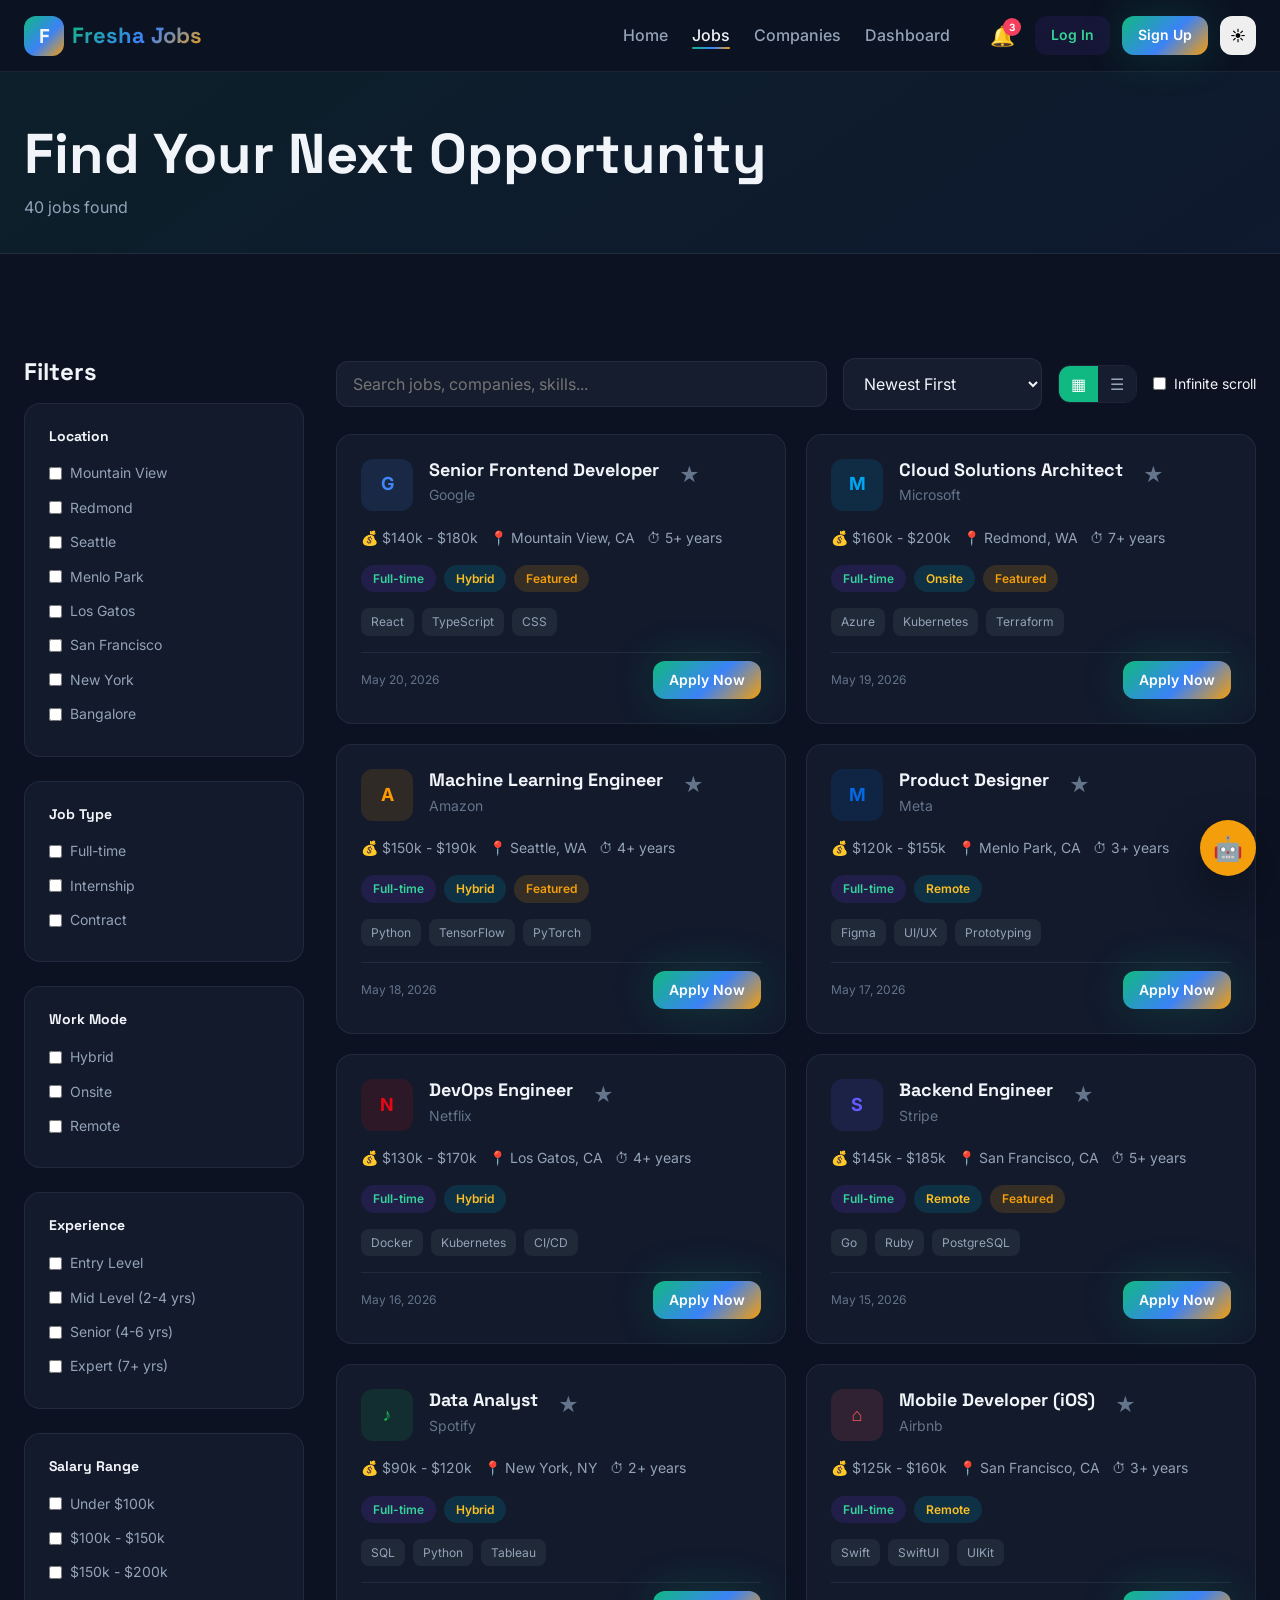
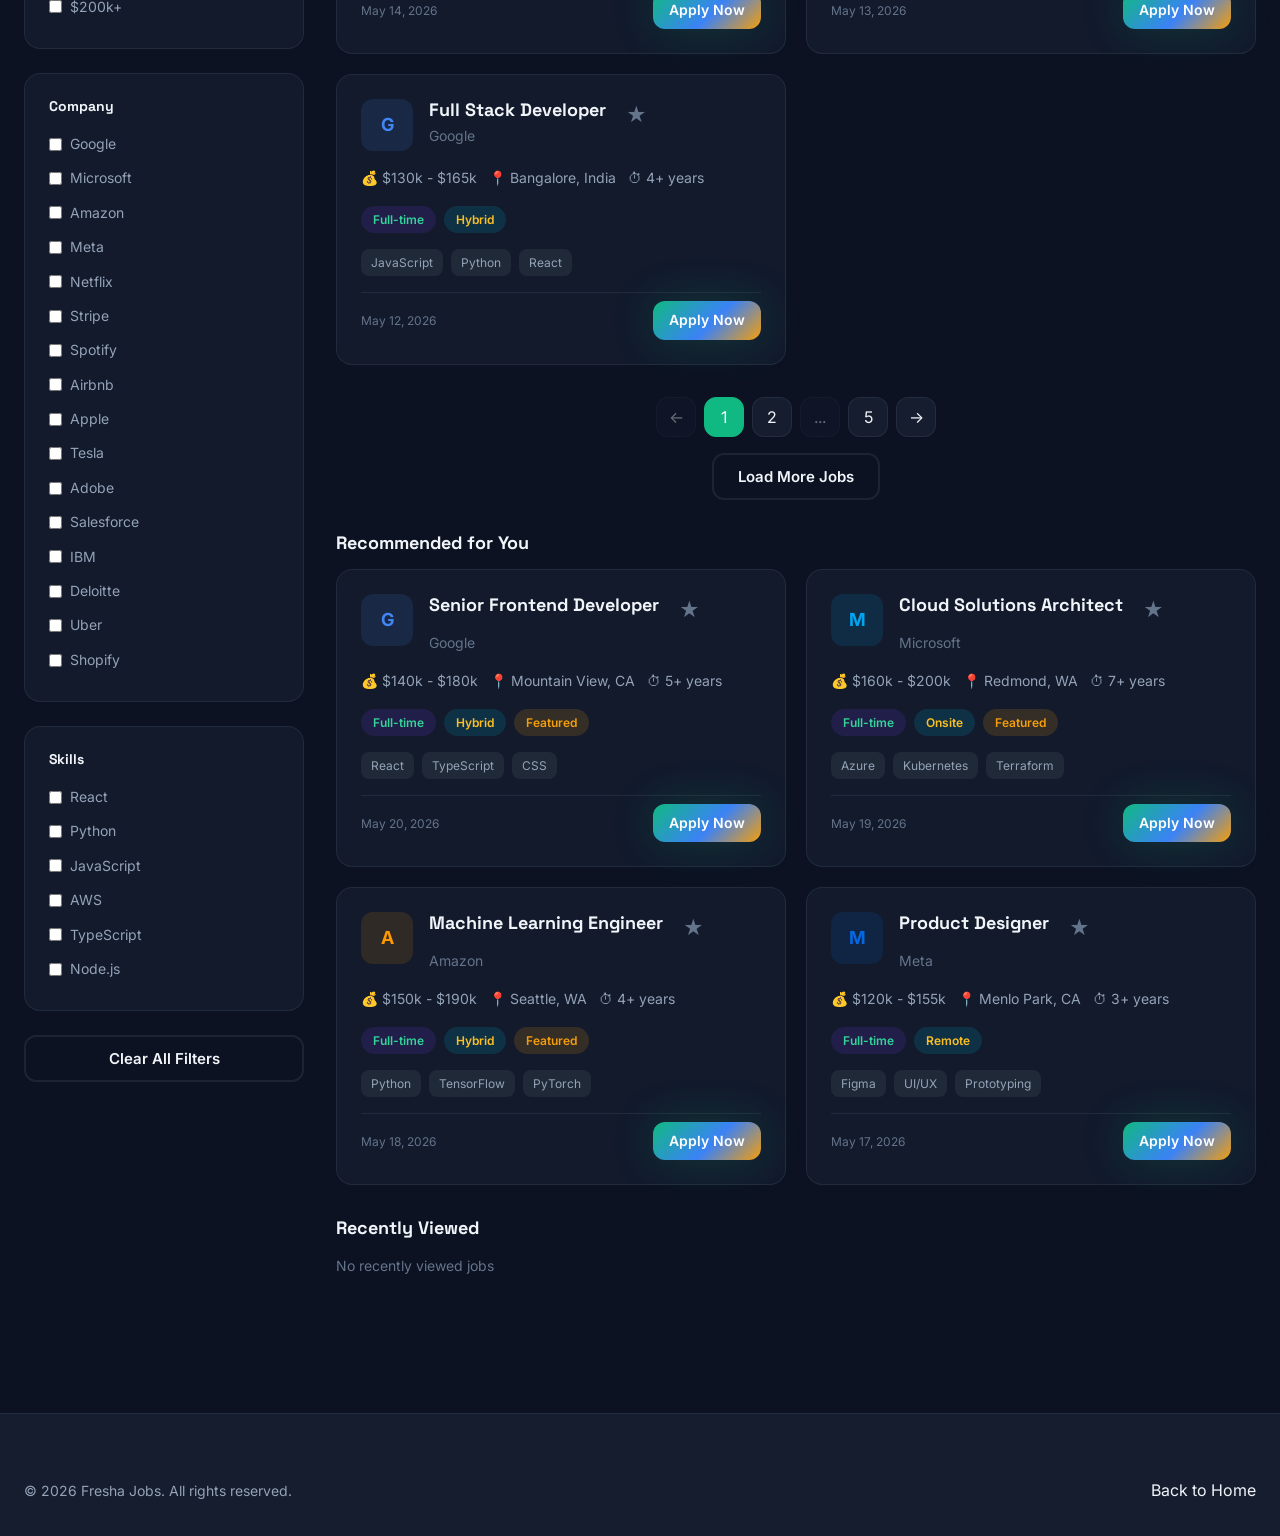
<file: jobs.html>
﻿<!DOCTYPE html>
<html lang="en" data-theme="dark">
<head>
  <meta charset="UTF-8">
  <meta name="viewport" content="width=device-width, initial-scale=1.0">
  <meta name="description" content="Browse thousands of job listings on Fresha Jobs. Filter by location, salary, experience, and more.">
  <title>Browse Jobs | Fresha Jobs</title>
  <link rel="preconnect" href="https://fonts.googleapis.com">
  <link rel="preconnect" href="https://fonts.gstatic.com" crossorigin>
  <link href="https://fonts.googleapis.com/css2?family=Inter:wght@400;500;600;700&family=Space+Grotesk:wght@500;600;700&display=swap" rel="stylesheet">
  <link rel="stylesheet" href="css/variables.css">
  <link rel="stylesheet" href="css/base.css">
  <link rel="stylesheet" href="css/animations.css">
  <link rel="stylesheet" href="css/components.css">
  <link rel="stylesheet" href="css/layout.css">
  <link rel="stylesheet" href="css/pages.css">
  <link rel="stylesheet" href="css/responsive.css">
  <link rel="stylesheet" href="css/auth-ui.css">
</head>
<body data-page="jobs">
  <header class="header">
    <div class="header-inner">
      <a href="index.html" class="logo"><div class="logo-icon">F</div><span>Fresha Jobs</span></a>
      <nav class="nav">
        <ul class="nav-links">
          <li><a href="index.html">Home</a></li>
          <li><a href="jobs.html" class="active">Jobs</a></li>
          <li><a href="company.html">Companies</a></li>
          <li><a href="dashboard.html">Dashboard</a></li>
        </ul>
        <div class="nav-actions">
          <div class="notif-wrapper">
            <button class="notif-btn" aria-label="Notifications">🔔<span class="notif-badge">3</span></button>
            <div class="notif-dropdown">
              <div class="notif-header"><span>Notifications</span><button class="mark-all-read" style="background:none;border:none;color:var(--primary-light);cursor:pointer;font-size:0.875rem">Mark all read</button></div>
              <div class="notif-list"></div>
            </div>
          </div>
          <button class="btn btn-icon theme-toggle" aria-label="Toggle theme">☀️</button>
        </div>
      </nav>
      <button class="menu-toggle" aria-label="Open menu">☰</button>
    </div>
  </header>

  <nav class="mobile-nav">
    <a href="index.html">Home</a><a href="jobs.html">Jobs</a><a href="company.html">Companies</a>
    <a href="dashboard.html">Dashboard</a><a href="login.html">Log In</a><a href="register.html">Sign Up</a>
  </nav>

  <div class="page-hero">
    <div class="container">
      <h1>Find Your Next Opportunity</h1>
      <p id="results-count">Loading jobs...</p>
    </div>
  </div>

  <div class="container jobs-layout">
    <aside class="filters-sidebar">
      <div style="display:flex;justify-content:space-between;align-items:center;margin-bottom:1rem">
        <h3>Filters</h3>
        <button class="btn btn-ghost btn-sm" id="toggle-filters" style="display:none">☰</button>
      </div>
      <div id="filter-options"></div>
    </aside>

    <div class="jobs-main">
      <div class="jobs-toolbar">
        <div class="jobs-search-bar">
          <input type="search" id="job-search" placeholder="Search jobs, companies, skills..." aria-label="Search jobs">
        </div>
        <select id="sort-jobs" class="form-control" style="width:auto" aria-label="Sort jobs">
          <option value="newest">Newest First</option>
          <option value="oldest">Oldest First</option>
          <option value="salary-high">Salary: High to Low</option>
          <option value="salary-low">Salary: Low to High</option>
        </select>
        <div class="jobs-view-toggle">
          <button class="active" data-view="grid" aria-label="Grid view">▦</button>
          <button data-view="list" aria-label="List view">☰</button>
        </div>
        <label style="display:flex;align-items:center;gap:0.5rem;font-size:0.875rem;white-space:nowrap">
          <input type="checkbox" id="infinite-scroll-toggle"> Infinite scroll
        </label>
      </div>

      <div class="jobs-grid grid-view" id="jobs-container">
        <div class="loading-spinner" style="margin:2rem auto"></div>
      </div>

      <div id="pagination-wrap" style="display:flex;flex-direction:column;align-items:center;gap:1rem">
        <div class="pagination" id="pagination"></div>
        <button class="btn btn-outline" id="load-more">Load More Jobs</button>
      </div>

      <div class="recommendations">
        <h3>Recommended for You</h3>
        <div class="jobs-grid grid-view" id="job-recommendations"></div>
      </div>

      <div class="recommendations" style="margin-top:2rem">
        <h3>Recently Viewed</h3>
        <div class="recently-viewed" id="recently-viewed"></div>
      </div>
    </div>
  </div>

  <footer class="footer">
    <div class="container">
      <div class="footer-bottom" style="border:none;padding:0">
        <p>&copy; 2026 Fresha Jobs. All rights reserved.</p>
        <a href="index.html">Back to Home</a>
      </div>
    </div>
  </footer>

  <div class="floating-widgets">
    <div style="position:relative">
      <div class="widget-panel" id="ai-panel">
        <div class="widget-header">🤖 AI Career Assistant <button class="widget-close" style="background:none;border:none;color:white;cursor:pointer">×</button></div>
        <div class="widget-body" id="ai-messages"><p>Ask me to help find jobs matching your skills!</p></div>
        <div class="widget-footer"><input type="text" id="ai-input" placeholder="Ask anything..."><button class="btn btn-primary btn-sm" id="ai-send">Ask</button></div>
      </div>
      <button class="widget-btn ai" id="ai-toggle" aria-label="AI assistant">🤖</button>
    </div>
  </div>

  <script src="js/data.js"></script>
  <script src="js/storage.js"></script>
  <script src="js/utils.js"></script>
  <script src="js/theme.js"></script>
  <script src="js/notifications.js"></script>
  <script src="js/jobs.js"></script>
  <script src="js/auth.js"></script>
  <script src="js/app.js"></script>
</body>
</html>
</file>
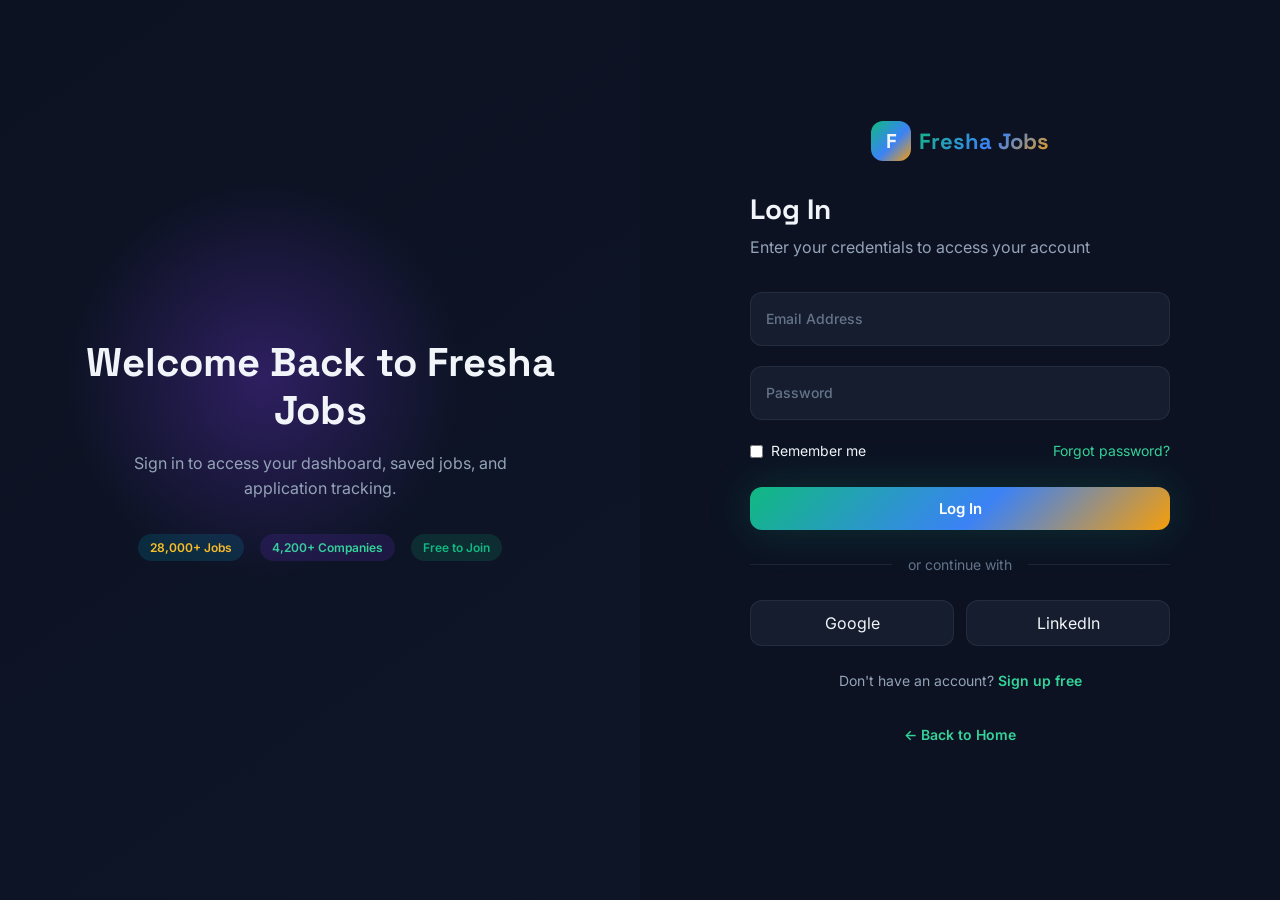
<file: login.html>
﻿<!DOCTYPE html>
<html lang="en" data-theme="dark">
<head>
  <meta charset="UTF-8">
  <meta name="viewport" content="width=device-width, initial-scale=1.0">
  <title>Log In | Fresha Jobs</title>
  <link href="https://fonts.googleapis.com/css2?family=Inter:wght@400;500;600;700&family=Space+Grotesk:wght@500;600;700&display=swap" rel="stylesheet">
  <link rel="stylesheet" href="css/variables.css">
  <link rel="stylesheet" href="css/base.css">
  <link rel="stylesheet" href="css/animations.css">
  <link rel="stylesheet" href="css/components.css">
  <link rel="stylesheet" href="css/layout.css">
  <link rel="stylesheet" href="css/pages.css">
  <link rel="stylesheet" href="css/responsive.css">
  <link rel="stylesheet" href="css/auth-ui.css">
</head>
<body data-page="auth">
  <div class="auth-page">
    <div class="auth-visual">
      <h2>Welcome Back to Fresha Jobs</h2>
      <p>Sign in to access your dashboard, saved jobs, and application tracking.</p>
      <div style="margin-top:2rem;display:flex;gap:1rem;flex-wrap:wrap;justify-content:center">
        <span class="badge badge-accent">28,000+ Jobs</span>
        <span class="badge">4,200+ Companies</span>
        <span class="badge badge-success">Free to Join</span>
      </div>
    </div>
    <div class="auth-form-container">
      <div class="auth-form-wrapper">
        <a href="index.html" class="logo"><div class="logo-icon">F</div><span>Fresha Jobs</span></a>
        <h1>Log In</h1>
        <p>Enter your credentials to access your account</p>

        <form id="login-form">
          <div class="form-group floating">
            <input type="email" id="email" class="form-control" placeholder=" " required autocomplete="email">
            <label for="email">Email Address</label>
          </div>
          <div class="form-group floating">
            <input type="password" id="password" class="form-control" placeholder=" " required autocomplete="current-password">
            <label for="password">Password</label>
          </div>
          <div style="display:flex;justify-content:space-between;align-items:center;margin-bottom:1.5rem">
            <label style="display:flex;align-items:center;gap:0.5rem;font-size:0.875rem;cursor:pointer">
              <input type="checkbox"> Remember me
            </label>
            <a href="forgot-password.html" style="font-size:0.875rem;color:var(--primary-light)">Forgot password?</a>
          </div>
          <button type="submit" class="btn btn-primary" style="width:100%">Log In</button>
        </form>

        <div class="auth-divider">or continue with</div>
        <div class="social-auth">
          <button type="button">Google</button>
          <button type="button">LinkedIn</button>
        </div>

        <p class="auth-footer">Don't have an account? <a href="register.html">Sign up free</a></p>
        <p class="auth-footer" style="margin-top:0.5rem"><a href="index.html">← Back to Home</a></p>
      </div>
    </div>
  </div>

  <script src="js/data.js"></script>
  <script src="js/storage.js"></script>
  <script src="js/utils.js"></script>
  <script src="js/theme.js"></script>
  <script src="js/auth.js"></script>
  <script src="js/app.js"></script>
</body>
</html>
</file>
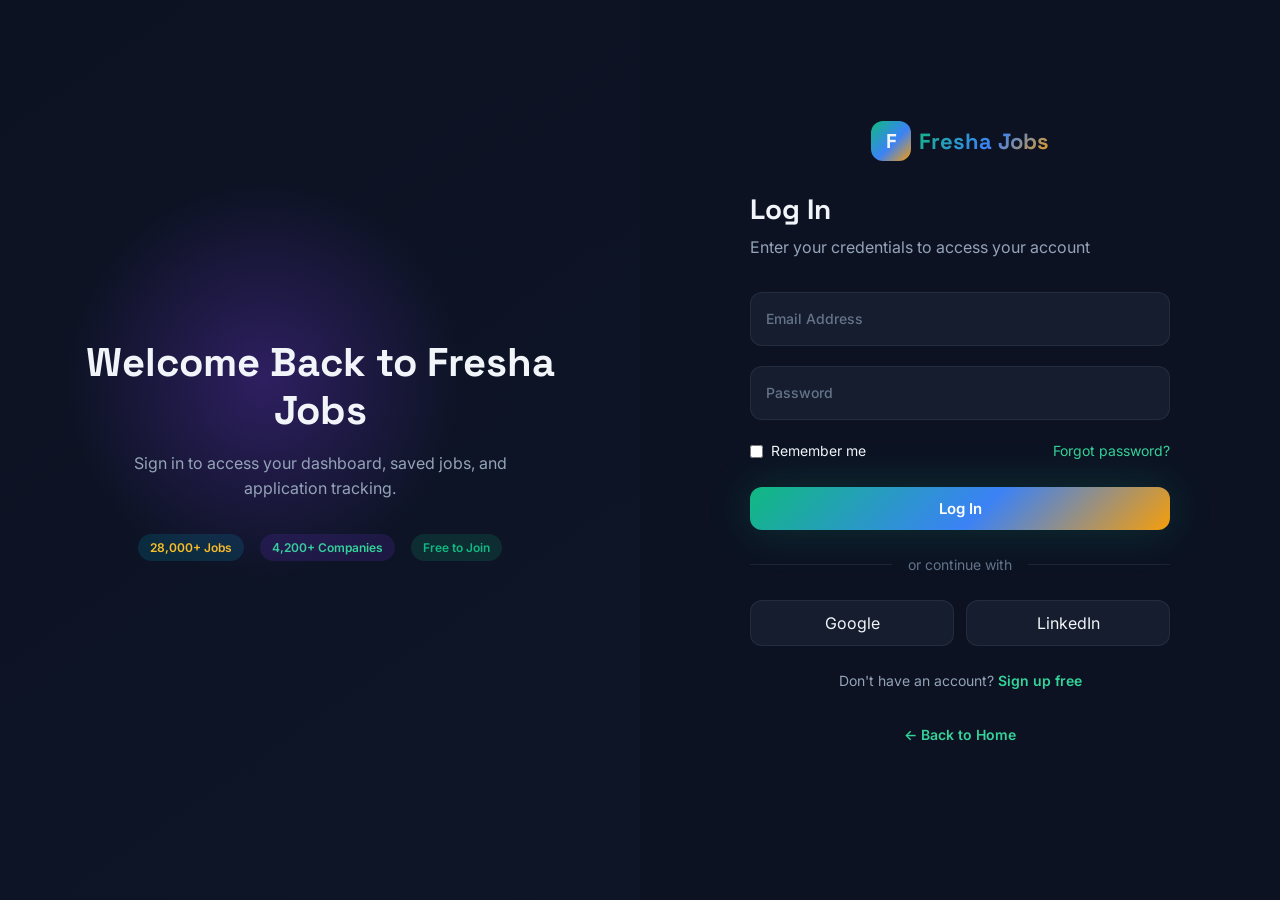
<file: profile.html>
﻿<!DOCTYPE html>
<html lang="en" data-theme="dark">
<head>
  <meta charset="UTF-8">
  <meta name="viewport" content="width=device-width, initial-scale=1.0">
  <title>My Profile | Fresha Jobs</title>
  <link href="https://fonts.googleapis.com/css2?family=Inter:wght@400;500;600;700&family=Space+Grotesk:wght@500;600;700&display=swap" rel="stylesheet">
  <link rel="stylesheet" href="css/variables.css">
  <link rel="stylesheet" href="css/base.css">
  <link rel="stylesheet" href="css/animations.css">
  <link rel="stylesheet" href="css/components.css">
  <link rel="stylesheet" href="css/layout.css">
  <link rel="stylesheet" href="css/pages.css">
  <link rel="stylesheet" href="css/responsive.css">
  <link rel="stylesheet" href="css/auth-ui.css">
</head>
<body data-page="profile" data-protected="true">
  <header class="header">
    <div class="header-inner">
      <a href="index.html" class="logo"><div class="logo-icon">F</div><span>Fresha Jobs</span></a>
      <nav class="nav">
        <ul class="nav-links">
          <li><a href="jobs.html">Jobs</a></li>
          <li><a href="dashboard.html">Dashboard</a></li>
          <li><a href="profile.html" class="active">Profile</a></li>
        </ul>
        <div class="nav-actions">
          <button class="btn btn-icon theme-toggle" aria-label="Toggle theme">☀️</button>
        </div>
      </nav>
      <button class="menu-toggle" aria-label="Open menu">☰</button>
    </div>
  </header>

  <main class="container" style="padding-top:calc(var(--header-height) + 2rem);padding-bottom:4rem">
    <div class="profile-header card card-glass reveal">
      <div class="profile-avatar-wrap">
        <div class="avatar avatar-lg" id="profile-avatar">AJ</div>
        <button class="btn btn-primary btn-sm profile-edit-btn edit-section-btn">📷</button>
      </div>
      <div style="flex:1">
        <h1 id="profile-name">Alex Johnson</h1>
        <p id="profile-title" style="color:var(--primary-light);font-size:1.125rem;margin:0.25rem 0">Senior Frontend Developer</p>
        <p id="profile-location">📍 San Francisco, CA</p>
        <p id="profile-bio" style="margin-top:1rem;max-width:600px"></p>
        <div style="display:flex;gap:0.75rem;margin-top:1rem;flex-wrap:wrap">
          <a href="#" class="btn btn-ghost btn-sm">GitHub</a>
          <a href="#" class="btn btn-ghost btn-sm">LinkedIn</a>
          <a href="#" class="btn btn-ghost btn-sm">Portfolio</a>
        </div>
      </div>
      <button class="btn btn-primary edit-section-btn">Edit Profile</button>
    </div>

    <div style="display:grid;grid-template-columns:2fr 1fr;gap:2rem;margin-top:2rem">
      <div>
        <section class="profile-section card reveal">
          <div class="profile-section-header">
            <h2>Skills</h2>
            <button class="btn btn-ghost btn-sm edit-section-btn">Edit</button>
          </div>
          <div class="skills-list" id="profile-skills"></div>
        </section>

        <section class="profile-section card reveal" style="margin-top:1.5rem">
          <div class="profile-section-header">
            <h2>Experience</h2>
            <button class="btn btn-ghost btn-sm edit-section-btn">+ Add</button>
          </div>
          <div id="profile-experience"></div>
        </section>

        <section class="profile-section card reveal" style="margin-top:1.5rem">
          <div class="profile-section-header">
            <h2>Education</h2>
            <button class="btn btn-ghost btn-sm edit-section-btn">+ Add</button>
          </div>
          <div id="profile-education"></div>
        </section>
      </div>

      <div>
        <section class="card reveal">
          <h3 style="margin-bottom:1rem">Resume</h3>
          <div class="upload-zone" id="resume-upload-profile">
            <input type="file" accept=".pdf,.doc,.docx">
            <p>📄 Alex_Johnson_Resume.pdf</p>
            <p style="font-size:0.875rem;color:var(--text-muted);margin-top:0.5rem">Click to update</p>
          </div>
          <button class="btn btn-outline btn-sm" style="width:100%;margin-top:1rem">Preview Resume</button>
        </section>

        <section class="card reveal" style="margin-top:1.5rem">
          <h3 style="margin-bottom:1rem">Portfolio Links</h3>
          <ul style="display:flex;flex-direction:column;gap:0.75rem">
            <li><a href="#" style="color:var(--primary-light)">🔗 github.com/alexjohnson</a></li>
            <li><a href="#" style="color:var(--primary-light)">🔗 linkedin.com/in/alexjohnson</a></li>
            <li><a href="#" style="color:var(--primary-light)">🔗 portfolio.dev/alex</a></li>
          </ul>
        </section>

        <section class="card reveal" style="margin-top:1.5rem">
          <h3 style="margin-bottom:1rem">Social Links</h3>
          <div class="footer-social">
            <a href="#">in</a>
            <a href="#">𝕏</a>
            <a href="#">📷</a>
          </div>
        </section>
      </div>
    </div>
  </main>

  <script src="js/data.js"></script>
  <script src="js/storage.js"></script>
  <script src="js/utils.js"></script>
  <script src="js/theme.js"></script>
  <script src="js/notifications.js"></script>
  <script src="js/jobs.js"></script>
  <script src="js/auth.js"></script>
  <script src="js/app.js"></script>
</body>
</html>
</file>
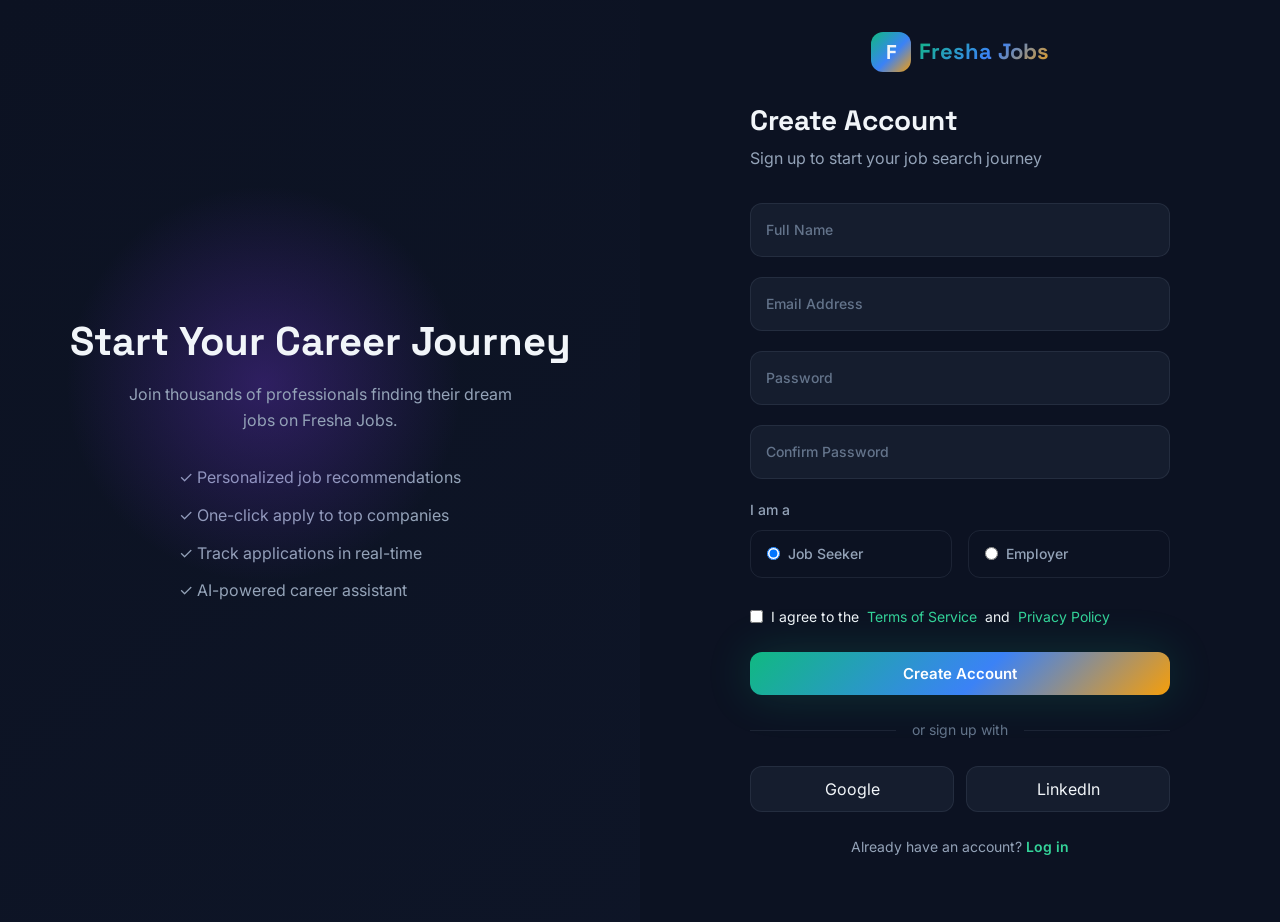
<file: register.html>
﻿<!DOCTYPE html>
<html lang="en" data-theme="dark">
<head>
  <meta charset="UTF-8">
  <meta name="viewport" content="width=device-width, initial-scale=1.0">
  <title>Sign Up | Fresha Jobs</title>
  <link href="https://fonts.googleapis.com/css2?family=Inter:wght@400;500;600;700&family=Space+Grotesk:wght@500;600;700&display=swap" rel="stylesheet">
  <link rel="stylesheet" href="css/variables.css">
  <link rel="stylesheet" href="css/base.css">
  <link rel="stylesheet" href="css/animations.css">
  <link rel="stylesheet" href="css/components.css">
  <link rel="stylesheet" href="css/layout.css">
  <link rel="stylesheet" href="css/pages.css">
  <link rel="stylesheet" href="css/responsive.css">
</head>
<body data-page="auth">
  <div class="auth-page">
    <div class="auth-visual">
      <h2>Start Your Career Journey</h2>
      <p>Join thousands of professionals finding their dream jobs on Fresha Jobs.</p>
      <ul style="margin-top:2rem;text-align:left;max-width:320px;color:var(--text-secondary)">
        <li style="margin-bottom:0.75rem">✓ Personalized job recommendations</li>
        <li style="margin-bottom:0.75rem">✓ One-click apply to top companies</li>
        <li style="margin-bottom:0.75rem">✓ Track applications in real-time</li>
        <li>✓ AI-powered career assistant</li>
      </ul>
    </div>
    <div class="auth-form-container">
      <div class="auth-form-wrapper">
        <a href="index.html" class="logo"><div class="logo-icon">F</div><span>Fresha Jobs</span></a>
        <h1>Create Account</h1>
        <p>Sign up to start your job search journey</p>

        <form id="register-form">
          <div class="form-group floating">
            <input type="text" id="name" class="form-control" placeholder=" " required>
            <label for="name">Full Name</label>
          </div>
          <div class="form-group floating">
            <input type="email" id="email" class="form-control" placeholder=" " required autocomplete="email">
            <label for="email">Email Address</label>
          </div>
          <div class="form-group floating">
            <input type="password" id="password" class="form-control" placeholder=" " required autocomplete="new-password">
            <label for="password">Password</label>
          </div>
          <div class="form-group floating">
            <input type="password" id="confirm-password" class="form-control" placeholder=" " required>
            <label for="confirm-password">Confirm Password</label>
          </div>

          <div class="form-group">
            <label>I am a</label>
            <div style="display:flex;gap:1rem;margin-top:0.5rem">
              <label style="display:flex;align-items:center;gap:0.5rem;cursor:pointer;padding:0.75rem 1rem;border:1px solid var(--border);border-radius:var(--radius-md);flex:1">
                <input type="radio" name="role" value="seeker" checked> Job Seeker
              </label>
              <label style="display:flex;align-items:center;gap:0.5rem;cursor:pointer;padding:0.75rem 1rem;border:1px solid var(--border);border-radius:var(--radius-md);flex:1">
                <input type="radio" name="role" value="employer"> Employer
              </label>
            </div>
          </div>

          <label style="display:flex;align-items:flex-start;gap:0.5rem;font-size:0.875rem;margin-bottom:1.5rem;cursor:pointer">
            <input type="checkbox" required style="margin-top:0.25rem">
            I agree to the <a href="#" style="color:var(--primary-light)">Terms of Service</a> and <a href="#" style="color:var(--primary-light)">Privacy Policy</a>
          </label>

          <button type="submit" class="btn btn-primary" style="width:100%">Create Account</button>
        </form>

        <div class="auth-divider">or sign up with</div>
        <div class="social-auth">
          <button type="button">Google</button>
          <button type="button">LinkedIn</button>
        </div>

        <p class="auth-footer">Already have an account? <a href="login.html">Log in</a></p>
      </div>
    </div>
  </div>

  <script src="js/data.js"></script>
  <script src="js/storage.js"></script>
  <script src="js/utils.js"></script>
  <script src="js/theme.js"></script>
  <script src="js/auth.js"></script>
  <script src="js/app.js"></script>
</body>
</html>
</file>
<file: css/variables.css>
:root {
  --bg-primary: #0C1222;
  --bg-secondary: #151D2E;
  --bg-tertiary: #1F2937;
  --bg-card: rgba(21, 29, 46, 0.85);
  --bg-glass: rgba(12, 18, 34, 0.88);
  --primary: #10B981;
  --primary-light: #34D399;
  --primary-dark: #059669;
  --accent: #F59E0B;
  --accent-light: #FBBF24;
  --accent-secondary: #3B82F6;
  --text-primary: #F1F5F9;
  --text-secondary: #94A3B8;
  --text-muted: #64748B;
  --border: rgba(148, 163, 184, 0.12);
  --border-hover: rgba(16, 185, 129, 0.45);
  --success: #10B981;
  --warning: #F59E0B;
  --danger: #F43F5E;
  --gradient-primary: linear-gradient(135deg, #10B981 0%, #3B82F6 55%, #F59E0B 100%);
  --gradient-hero: linear-gradient(145deg, #0C1222 0%, #0F172A 40%, #134E4A 100%);
  --gradient-card: linear-gradient(145deg, rgba(16, 185, 129, 0.08), rgba(59, 130, 246, 0.06));
  --shadow-sm: 0 2px 10px rgba(0, 0, 0, 0.25);
  --shadow-md: 0 10px 30px rgba(0, 0, 0, 0.35);
  --shadow-lg: 0 20px 50px rgba(0, 0, 0, 0.45);
  --shadow-glow: 0 0 45px rgba(16, 185, 129, 0.2);
  --radius-sm: 8px;
  --radius-md: 12px;
  --radius-lg: 16px;
  --radius-xl: 24px;
  --radius-full: 9999px;
  --font-sans: 'Inter', -apple-system, BlinkMacSystemFont, 'Segoe UI', sans-serif;
  --font-display: 'Space Grotesk', var(--font-sans);
  --transition-fast: 0.15s ease;
  --transition-base: 0.3s ease;
  --transition-slow: 0.5s ease;
  --header-height: 72px;
  --sidebar-width: 260px;
  --z-dropdown: 100;
  --z-modal: 200;
  --z-toast: 300;
}

[data-theme="light"] {
  --bg-primary: #F4F7FB;
  --bg-secondary: #FFFFFF;
  --bg-tertiary: #E8EDF5;
  --bg-card: rgba(255, 255, 255, 0.92);
  --bg-glass: rgba(255, 255, 255, 0.94);
  --text-primary: #0F172A;
  --text-secondary: #475569;
  --text-muted: #94A3B8;
  --border: rgba(15, 23, 42, 0.1);
  --border-hover: rgba(16, 185, 129, 0.35);
  --gradient-hero: linear-gradient(145deg, #F4F7FB 0%, #ECFDF5 50%, #EFF6FF 100%);
  --gradient-card: linear-gradient(145deg, rgba(16, 185, 129, 0.06), rgba(59, 130, 246, 0.04));
  --shadow-sm: 0 2px 10px rgba(15, 23, 42, 0.06);
  --shadow-md: 0 10px 30px rgba(15, 23, 42, 0.08);
  --shadow-lg: 0 20px 50px rgba(15, 23, 42, 0.1);
  --shadow-glow: 0 0 40px rgba(16, 185, 129, 0.12);
}
</file>
<file: css/base.css>
*, *::before, *::after {
  box-sizing: border-box;
  margin: 0;
  padding: 0;
}

html {
  scroll-behavior: smooth;
  font-size: 16px;
}

body {
  font-family: var(--font-sans);
  background: var(--bg-primary);
  color: var(--text-primary);
  line-height: 1.6;
  overflow-x: hidden;
  transition: background var(--transition-base), color var(--transition-base);
}

img {
  max-width: 100%;
  height: auto;
  display: block;
}

a {
  color: inherit;
  text-decoration: none;
}

button, input, select, textarea {
  font-family: inherit;
  font-size: inherit;
}

ul, ol {
  list-style: none;
}

h1, h2, h3, h4, h5, h6 {
  font-family: var(--font-display);
  font-weight: 700;
  line-height: 1.2;
}

h1 { font-size: clamp(2rem, 5vw, 3.5rem); }
h2 { font-size: clamp(1.75rem, 4vw, 2.5rem); }
h3 { font-size: clamp(1.25rem, 3vw, 1.5rem); }

p { color: var(--text-secondary); }

.container {
  width: 100%;
  max-width: 1280px;
  margin: 0 auto;
  padding: 0 1.5rem;
}

.section {
  padding: 5rem 0;
}

.section-header {
  text-align: center;
  margin-bottom: 3rem;
}

.section-header h2 {
  margin-bottom: 0.75rem;
}

.section-header p {
  max-width: 600px;
  margin: 0 auto;
}

.sr-only {
  position: absolute;
  width: 1px;
  height: 1px;
  padding: 0;
  margin: -1px;
  overflow: hidden;
  clip: rect(0, 0, 0, 0);
  border: 0;
}

.skip-link {
  position: absolute;
  top: -100%;
  left: 1rem;
  z-index: 1000;
  padding: 0.5rem 1rem;
  background: var(--primary);
  color: white;
  border-radius: var(--radius-sm);
}

.skip-link:focus {
  top: 1rem;
}
</file>
<file: css/animations.css>
@keyframes float {
  0%, 100% { transform: translateY(0) rotate(0deg); }
  50% { transform: translateY(-20px) rotate(3deg); }
}

@keyframes pulse-glow {
  0%, 100% { opacity: 0.5; transform: scale(1); }
  50% { opacity: 0.8; transform: scale(1.05); }
}

@keyframes gradient-shift {
  0% { background-position: 0% 50%; }
  50% { background-position: 100% 50%; }
  100% { background-position: 0% 50%; }
}

@keyframes fadeInUp {
  from { opacity: 0; transform: translateY(30px); }
  to { opacity: 1; transform: translateY(0); }
}

@keyframes fadeIn {
  from { opacity: 0; }
  to { opacity: 1; }
}

@keyframes slideInRight {
  from { opacity: 0; transform: translateX(20px); }
  to { opacity: 1; transform: translateX(0); }
}

@keyframes shimmer {
  0% { background-position: -200% 0; }
  100% { background-position: 200% 0; }
}

@keyframes ripple {
  to { transform: scale(4); opacity: 0; }
}

@keyframes spin {
  to { transform: rotate(360deg); }
}

@keyframes bounce-in {
  0% { transform: scale(0.3); opacity: 0; }
  50% { transform: scale(1.05); }
  70% { transform: scale(0.9); }
  100% { transform: scale(1); opacity: 1; }
}

.reveal {
  opacity: 0;
  transform: translateY(40px);
  transition: opacity 0.6s ease, transform 0.6s ease;
}

.reveal.visible {
  opacity: 1;
  transform: translateY(0);
}

/* Home section grids: show content once JS renders (prevents invisible cards) */
#categories-grid .reveal,
#featured-companies .reveal,
#locations-grid .reveal,
#latest-jobs .reveal,
#career-tips-grid .reveal,
#testimonials-grid .reveal,
#jobs-container .reveal {
  opacity: 1;
  transform: none;
}

#categories-grid:not(:empty),
#featured-companies:not(:empty),
#locations-grid:not(:empty) {
  min-height: 120px;
}

.skeleton {
  background: linear-gradient(90deg, var(--bg-tertiary) 25%, var(--bg-secondary) 50%, var(--bg-tertiary) 75%);
  background-size: 200% 100%;
  animation: shimmer 1.5s infinite;
  border-radius: var(--radius-md);
}

.loading-spinner {
  width: 40px;
  height: 40px;
  border: 3px solid var(--border);
  border-top-color: var(--primary);
  border-radius: 50%;
  animation: spin 0.8s linear infinite;
}
</file>
<file: css/components.css>
/* Buttons */
.btn {
  display: inline-flex;
  align-items: center;
  justify-content: center;
  gap: 0.5rem;
  padding: 0.75rem 1.5rem;
  font-weight: 600;
  font-size: 0.9375rem;
  border-radius: var(--radius-md);
  border: none;
  cursor: pointer;
  transition: all var(--transition-base);
  position: relative;
  overflow: hidden;
  white-space: nowrap;
}

.btn-primary {
  background: var(--gradient-primary);
  color: white;
  box-shadow: var(--shadow-glow);
}

.btn-primary:hover {
  transform: translateY(-2px);
  box-shadow: 0 0 50px rgba(124, 58, 237, 0.4);
}

.btn-outline {
  background: transparent;
  border: 2px solid var(--border);
  color: var(--text-primary);
}

.btn-outline:hover {
  border-color: var(--primary);
  color: var(--primary-light);
}

.btn-ghost {
  background: rgba(124, 58, 237, 0.1);
  color: var(--primary-light);
}

.btn-ghost:hover {
  background: rgba(124, 58, 237, 0.2);
}

.btn-sm { padding: 0.5rem 1rem; font-size: 0.875rem; }
.btn-lg { padding: 1rem 2rem; font-size: 1rem; }
.btn-icon { padding: 0.625rem; border-radius: var(--radius-md); }

.btn .ripple {
  position: absolute;
  border-radius: 50%;
  background: rgba(255, 255, 255, 0.4);
  transform: scale(0);
  animation: ripple 0.6s ease-out;
  pointer-events: none;
}

/* Cards */
.card {
  background: var(--bg-card);
  backdrop-filter: blur(12px);
  border: 1px solid var(--border);
  border-radius: var(--radius-lg);
  padding: 1.5rem;
  transition: all var(--transition-base);
}

.card:hover {
  border-color: var(--border-hover);
  transform: translateY(-4px);
  box-shadow: var(--shadow-md);
}

.card-glass {
  background: var(--bg-glass);
  backdrop-filter: blur(20px);
  border: 1px solid var(--border);
}

/* Badges */
.badge {
  display: inline-flex;
  align-items: center;
  padding: 0.25rem 0.75rem;
  font-size: 0.75rem;
  font-weight: 600;
  border-radius: var(--radius-full);
  background: rgba(124, 58, 237, 0.15);
  color: var(--primary-light);
}

.badge-accent { background: rgba(6, 182, 212, 0.15); color: var(--accent-light); }
.badge-success { background: rgba(16, 185, 129, 0.15); color: var(--success); }
.badge-warning { background: rgba(245, 158, 11, 0.15); color: var(--warning); }

/* Forms */
.form-group {
  margin-bottom: 1.25rem;
  position: relative;
}

.form-group label {
  display: block;
  margin-bottom: 0.5rem;
  font-size: 0.875rem;
  font-weight: 500;
  color: var(--text-secondary);
}

.form-group.floating label {
  position: absolute;
  left: 1rem;
  top: 50%;
  transform: translateY(-50%);
  margin: 0;
  transition: all var(--transition-base);
  pointer-events: none;
  color: var(--text-muted);
}

.form-group.floating input:focus + label,
.form-group.floating input:not(:placeholder-shown) + label,
.form-group.floating.has-value label {
  top: 0.5rem;
  transform: translateY(0);
  font-size: 0.75rem;
  color: var(--primary-light);
}

.form-control {
  width: 100%;
  padding: 0.875rem 1rem;
  background: var(--bg-secondary);
  border: 1px solid var(--border);
  border-radius: var(--radius-md);
  color: var(--text-primary);
  transition: all var(--transition-base);
}

.form-control:focus {
  outline: none;
  border-color: var(--primary);
  box-shadow: 0 0 0 3px rgba(124, 58, 237, 0.2);
}

.form-control::placeholder { color: var(--text-muted); }

.form-group.floating input {
  padding-top: 1.5rem;
  padding-bottom: 0.5rem;
}

.form-error {
  color: var(--danger);
  font-size: 0.75rem;
  margin-top: 0.25rem;
}

/* Tags */
.tag {
  display: inline-block;
  padding: 0.25rem 0.625rem;
  font-size: 0.75rem;
  background: var(--bg-tertiary);
  border-radius: var(--radius-sm);
  color: var(--text-secondary);
}

/* Avatar */
.avatar {
  width: 48px;
  height: 48px;
  border-radius: var(--radius-md);
  object-fit: cover;
  background: var(--gradient-primary);
  display: flex;
  align-items: center;
  justify-content: center;
  font-weight: 700;
  color: white;
  flex-shrink: 0;
}

.avatar-lg { width: 80px; height: 80px; font-size: 1.5rem; }
.avatar-sm { width: 32px; height: 32px; font-size: 0.75rem; }

/* Progress */
.progress-bar {
  height: 6px;
  background: var(--bg-tertiary);
  border-radius: var(--radius-full);
  overflow: hidden;
}

.progress-bar-fill {
  height: 100%;
  background: var(--gradient-primary);
  border-radius: var(--radius-full);
  transition: width var(--transition-slow);
}

/* Toggle */
.toggle {
  position: relative;
  width: 52px;
  height: 28px;
  background: var(--bg-tertiary);
  border-radius: var(--radius-full);
  cursor: pointer;
  transition: background var(--transition-base);
  border: none;
}

.toggle::after {
  content: '';
  position: absolute;
  top: 3px;
  left: 3px;
  width: 22px;
  height: 22px;
  background: white;
  border-radius: 50%;
  transition: transform var(--transition-base);
}

.toggle.active {
  background: var(--primary);
}

.toggle.active::after {
  transform: translateX(24px);
}

/* Modal */
.modal-overlay {
  position: fixed;
  inset: 0;
  background: rgba(0, 0, 0, 0.6);
  backdrop-filter: blur(4px);
  z-index: var(--z-modal);
  display: flex;
  align-items: center;
  justify-content: center;
  padding: 1rem;
  opacity: 0;
  visibility: hidden;
  transition: all var(--transition-base);
}

.modal-overlay.active {
  opacity: 1;
  visibility: visible;
}

.modal {
  background: var(--bg-secondary);
  border: 1px solid var(--border);
  border-radius: var(--radius-xl);
  padding: 2rem;
  max-width: 500px;
  width: 100%;
  max-height: 90vh;
  overflow-y: auto;
  transform: scale(0.9);
  transition: transform var(--transition-base);
}

.modal-overlay.active .modal {
  transform: scale(1);
}

/* Toast */
.toast-container {
  position: fixed;
  bottom: 1.5rem;
  right: 1.5rem;
  z-index: var(--z-toast);
  display: flex;
  flex-direction: column;
  gap: 0.75rem;
}

.toast {
  padding: 1rem 1.5rem;
  background: var(--bg-secondary);
  border: 1px solid var(--border);
  border-radius: var(--radius-md);
  box-shadow: var(--shadow-lg);
  animation: slideInRight 0.3s ease;
  display: flex;
  align-items: center;
  gap: 0.75rem;
}

/* Tabs */
.tabs {
  display: flex;
  gap: 0.5rem;
  border-bottom: 1px solid var(--border);
  margin-bottom: 1.5rem;
  overflow-x: auto;
}

.tab-btn {
  padding: 0.75rem 1.25rem;
  background: none;
  border: none;
  color: var(--text-secondary);
  font-weight: 500;
  cursor: pointer;
  border-bottom: 2px solid transparent;
  margin-bottom: -1px;
  transition: all var(--transition-base);
  white-space: nowrap;
}

.tab-btn:hover,
.tab-btn.active {
  color: var(--primary-light);
  border-bottom-color: var(--primary);
}

/* Empty state */
.empty-state {
  text-align: center;
  padding: 3rem;
  color: var(--text-muted);
}

.empty-state svg {
  width: 64px;
  height: 64px;
  margin: 0 auto 1rem;
  opacity: 0.5;
}

/* Reading progress */
.reading-progress {
  position: fixed;
  top: 0;
  left: 0;
  height: 3px;
  background: var(--gradient-primary);
  z-index: 1000;
  width: 0%;
  transition: width 0.1s linear;
}

/* Sticky CTA */
.sticky-apply {
  position: fixed;
  bottom: 0;
  left: 0;
  right: 0;
  padding: 1rem 1.5rem;
  background: var(--bg-glass);
  backdrop-filter: blur(20px);
  border-top: 1px solid var(--border);
  display: none;
  z-index: 90;
  gap: 1rem;
  align-items: center;
  justify-content: space-between;
}

.sticky-apply.visible {
  display: flex;
}

/* Chat & AI popups */
.floating-widgets {
  position: fixed;
  bottom: 1.5rem;
  right: 1.5rem;
  z-index: 80;
  display: flex;
  flex-direction: column;
  gap: 0.75rem;
  align-items: flex-end;
}

.widget-btn {
  width: 56px;
  height: 56px;
  border-radius: 50%;
  border: none;
  cursor: pointer;
  display: flex;
  align-items: center;
  justify-content: center;
  font-size: 1.5rem;
  box-shadow: var(--shadow-lg);
  transition: transform var(--transition-base);
}

.widget-btn:hover { transform: scale(1.1); }

.widget-btn.chat { background: var(--primary); color: white; }
.widget-btn.ai { background: var(--accent); color: white; }

.widget-panel {
  position: absolute;
  bottom: 70px;
  right: 0;
  width: 360px;
  max-height: 480px;
  background: var(--bg-secondary);
  border: 1px solid var(--border);
  border-radius: var(--radius-xl);
  box-shadow: var(--shadow-lg);
  display: none;
  flex-direction: column;
  overflow: hidden;
}

.widget-panel.active {
  display: flex;
  animation: bounce-in 0.3s ease;
}

.widget-header {
  padding: 1rem 1.25rem;
  background: var(--gradient-primary);
  color: white;
  font-weight: 600;
  display: flex;
  justify-content: space-between;
  align-items: center;
}

.widget-body {
  flex: 1;
  overflow-y: auto;
  padding: 1rem;
}

.widget-footer {
  padding: 0.75rem;
  border-top: 1px solid var(--border);
  display: flex;
  gap: 0.5rem;
}

.widget-footer input {
  flex: 1;
  padding: 0.625rem 1rem;
  border: 1px solid var(--border);
  border-radius: var(--radius-full);
  background: var(--bg-primary);
  color: var(--text-primary);
}

/* Timeline */
.timeline {
  position: relative;
  padding-left: 2rem;
}

.timeline::before {
  content: '';
  position: absolute;
  left: 7px;
  top: 0;
  bottom: 0;
  width: 2px;
  background: var(--border);
}

.timeline-item {
  position: relative;
  padding-bottom: 1.5rem;
}

.timeline-item::before {
  content: '';
  position: absolute;
  left: -2rem;
  top: 4px;
  width: 16px;
  height: 16px;
  border-radius: 50%;
  background: var(--bg-tertiary);
  border: 2px solid var(--border);
}

.timeline-item.completed::before {
  background: var(--success);
  border-color: var(--success);
}

.timeline-item.active::before {
  background: var(--primary);
  border-color: var(--primary);
  box-shadow: 0 0 0 4px rgba(124, 58, 237, 0.3);
}

/* Upload zone */
.upload-zone {
  border: 2px dashed var(--border);
  border-radius: var(--radius-lg);
  padding: 2rem;
  text-align: center;
  cursor: pointer;
  transition: all var(--transition-base);
}

.upload-zone:hover,
.upload-zone.dragover {
  border-color: var(--primary);
  background: rgba(124, 58, 237, 0.05);
}

.upload-zone input { display: none; }

/* Pagination */
.pagination {
  display: flex;
  align-items: center;
  justify-content: center;
  gap: 0.5rem;
  margin-top: 2rem;
}

.pagination button {
  min-width: 40px;
  height: 40px;
  border: 1px solid var(--border);
  background: var(--bg-secondary);
  color: var(--text-primary);
  border-radius: var(--radius-md);
  cursor: pointer;
  transition: all var(--transition-base);
}

.pagination button:hover,
.pagination button.active {
  background: var(--primary);
  border-color: var(--primary);
  color: white;
}

.pagination button:disabled {
  opacity: 0.4;
  cursor: not-allowed;
}
</file>
<file: css/layout.css>
/* Header */
.header {
  position: fixed;
  top: 0;
  left: 0;
  right: 0;
  height: var(--header-height);
  background: var(--bg-glass);
  backdrop-filter: blur(20px);
  border-bottom: 1px solid var(--border);
  z-index: 100;
  transition: all var(--transition-base);
}

.header.scrolled {
  box-shadow: var(--shadow-md);
}

.header-inner {
  display: flex;
  align-items: center;
  justify-content: space-between;
  height: 100%;
  max-width: 1280px;
  margin: 0 auto;
  padding: 0 1.5rem;
}

.logo {
  display: flex;
  align-items: center;
  gap: 0.5rem;
  font-family: var(--font-display);
  font-weight: 700;
  font-size: 1.375rem;
}

.logo-icon {
  width: 40px;
  height: 40px;
  background: var(--gradient-primary);
  border-radius: var(--radius-md);
  display: flex;
  align-items: center;
  justify-content: center;
  font-size: 1.25rem;
}

.logo span {
  background: var(--gradient-primary);
  -webkit-background-clip: text;
  -webkit-text-fill-color: transparent;
  background-clip: text;
}

.nav {
  display: flex;
  align-items: center;
  gap: 2rem;
}

.nav-links {
  display: flex;
  gap: 1.5rem;
}

.nav-links a {
  font-weight: 500;
  color: var(--text-secondary);
  transition: color var(--transition-fast);
  position: relative;
}

.nav-links a:hover,
.nav-links a.active {
  color: var(--text-primary);
}

.nav-links a.active::after {
  content: '';
  position: absolute;
  bottom: -4px;
  left: 0;
  right: 0;
  height: 2px;
  background: var(--gradient-primary);
  border-radius: var(--radius-full);
}

.nav-actions {
  display: flex;
  align-items: center;
  gap: 0.75rem;
}

/* Notifications */
.notif-wrapper {
  position: relative;
}

.notif-btn {
  position: relative;
  background: none;
  border: none;
  color: var(--text-secondary);
  cursor: pointer;
  padding: 0.5rem;
  font-size: 1.25rem;
  transition: color var(--transition-fast);
}

.notif-btn:hover { color: var(--text-primary); }

.notif-badge {
  position: absolute;
  top: 2px;
  right: 2px;
  min-width: 18px;
  height: 18px;
  padding: 0 4px;
  background: var(--danger);
  color: white;
  font-size: 0.625rem;
  font-weight: 700;
  border-radius: var(--radius-full);
  display: flex;
  align-items: center;
  justify-content: center;
  animation: bounce-in 0.3s ease;
}

.notif-dropdown {
  position: absolute;
  top: calc(100% + 0.75rem);
  right: 0;
  width: 380px;
  max-height: 480px;
  background: var(--bg-secondary);
  border: 1px solid var(--border);
  border-radius: var(--radius-lg);
  box-shadow: var(--shadow-lg);
  opacity: 0;
  visibility: hidden;
  transform: translateY(-10px);
  transition: all var(--transition-base);
  z-index: var(--z-dropdown);
  overflow: hidden;
}

.notif-dropdown.active {
  opacity: 1;
  visibility: visible;
  transform: translateY(0);
}

.notif-header {
  padding: 1rem 1.25rem;
  border-bottom: 1px solid var(--border);
  display: flex;
  justify-content: space-between;
  align-items: center;
  font-weight: 600;
}

.notif-list {
  max-height: 360px;
  overflow-y: auto;
}

.notif-item {
  display: flex;
  gap: 0.75rem;
  padding: 1rem 1.25rem;
  border-bottom: 1px solid var(--border);
  transition: background var(--transition-fast);
  cursor: pointer;
}

.notif-item:hover { background: rgba(124, 58, 237, 0.05); }
.notif-item.unread { background: rgba(124, 58, 237, 0.08); }

.notif-icon {
  width: 40px;
  height: 40px;
  border-radius: var(--radius-md);
  display: flex;
  align-items: center;
  justify-content: center;
  flex-shrink: 0;
  font-size: 1rem;
}

.notif-icon.alert { background: rgba(245, 158, 11, 0.15); }
.notif-icon.application { background: rgba(16, 185, 129, 0.15); }
.notif-icon.interview { background: rgba(124, 58, 237, 0.15); }
.notif-icon.message { background: rgba(6, 182, 212, 0.15); }

.notif-content { flex: 1; min-width: 0; }
.notif-content p { font-size: 0.875rem; color: var(--text-primary); margin-bottom: 0.25rem; }
.notif-time { font-size: 0.75rem; color: var(--text-muted); }

/* Mobile menu */
.menu-toggle {
  display: none;
  background: none;
  border: none;
  color: var(--text-primary);
  font-size: 1.5rem;
  cursor: pointer;
  padding: 0.5rem;
}

.mobile-nav {
  display: none;
  position: fixed;
  top: var(--header-height);
  left: 0;
  right: 0;
  bottom: 0;
  background: var(--bg-primary);
  padding: 2rem;
  z-index: 99;
  flex-direction: column;
  gap: 1rem;
  transform: translateX(100%);
  transition: transform var(--transition-base);
}

.mobile-nav.active {
  transform: translateX(0);
}

.mobile-nav a {
  font-size: 1.25rem;
  font-weight: 500;
  padding: 0.75rem 0;
  border-bottom: 1px solid var(--border);
}

/* Footer */
.footer {
  background: var(--bg-secondary);
  border-top: 1px solid var(--border);
  padding: 4rem 0 2rem;
  margin-top: 4rem;
}

.footer-grid {
  display: grid;
  grid-template-columns: 2fr repeat(3, 1fr);
  gap: 3rem;
  margin-bottom: 3rem;
}

.footer-brand p {
  margin: 1rem 0 1.5rem;
  max-width: 300px;
}

.footer-social {
  display: flex;
  gap: 0.75rem;
}

.footer-social a {
  width: 40px;
  height: 40px;
  border-radius: var(--radius-md);
  background: var(--bg-tertiary);
  display: flex;
  align-items: center;
  justify-content: center;
  transition: all var(--transition-base);
}

.footer-social a:hover {
  background: var(--primary);
  transform: translateY(-2px);
}

.footer-col h4 {
  font-size: 0.875rem;
  text-transform: uppercase;
  letter-spacing: 0.05em;
  margin-bottom: 1rem;
  color: var(--text-primary);
}

.footer-col ul li { margin-bottom: 0.5rem; }
.footer-col a {
  color: var(--text-secondary);
  font-size: 0.9375rem;
  transition: color var(--transition-fast);
}
.footer-col a:hover { color: var(--primary-light); }

.footer-bottom {
  padding-top: 2rem;
  border-top: 1px solid var(--border);
  display: flex;
  justify-content: space-between;
  align-items: center;
  flex-wrap: wrap;
  gap: 1rem;
}

.footer-bottom p { font-size: 0.875rem; }

/* Dashboard layout */
.dashboard-layout {
  display: flex;
  min-height: 100vh;
  padding-top: var(--header-height);
}

.sidebar {
  width: var(--sidebar-width);
  background: var(--bg-secondary);
  border-right: 1px solid var(--border);
  padding: 1.5rem;
  position: fixed;
  top: var(--header-height);
  left: 0;
  bottom: 0;
  overflow-y: auto;
  z-index: 50;
}

.sidebar-nav {
  display: flex;
  flex-direction: column;
  gap: 0.25rem;
}

.sidebar-nav a {
  display: flex;
  align-items: center;
  gap: 0.75rem;
  padding: 0.75rem 1rem;
  border-radius: var(--radius-md);
  color: var(--text-secondary);
  font-weight: 500;
  transition: all var(--transition-base);
}

.sidebar-nav a:hover,
.sidebar-nav a.active {
  background: rgba(124, 58, 237, 0.15);
  color: var(--primary-light);
}

.sidebar-nav .icon { font-size: 1.25rem; width: 24px; text-align: center; }

.dashboard-main {
  flex: 1;
  margin-left: var(--sidebar-width);
  padding: 2rem;
  min-height: calc(100vh - var(--header-height));
}

.dashboard-header {
  margin-bottom: 2rem;
}

.dashboard-header h1 {
  font-size: 1.75rem;
  margin-bottom: 0.25rem;
}

.stats-grid {
  display: grid;
  grid-template-columns: repeat(auto-fit, minmax(200px, 1fr));
  gap: 1.5rem;
  margin-bottom: 2rem;
}

.stat-card {
  padding: 1.5rem;
}

.stat-card .stat-value {
  font-size: 2rem;
  font-weight: 700;
  font-family: var(--font-display);
  background: var(--gradient-primary);
  -webkit-background-clip: text;
  -webkit-text-fill-color: transparent;
  background-clip: text;
}

.stat-card .stat-label {
  font-size: 0.875rem;
  color: var(--text-muted);
  margin-top: 0.25rem;
}

.dashboard-grid {
  display: grid;
  grid-template-columns: repeat(auto-fit, minmax(300px, 1fr));
  gap: 1.5rem;
}

/* Jobs page layout */
.jobs-layout {
  display: grid;
  grid-template-columns: 280px 1fr;
  gap: 2rem;
  padding-top: calc(var(--header-height) + 2rem);
  padding-bottom: 4rem;
  min-height: 100vh;
}

.filters-sidebar {
  position: sticky;
  top: calc(var(--header-height) + 1rem);
  height: fit-content;
}

.filter-group {
  margin-bottom: 1.5rem;
}

.filter-group h4 {
  font-size: 0.875rem;
  margin-bottom: 0.75rem;
  color: var(--text-primary);
}

.filter-options label {
  display: flex;
  align-items: center;
  gap: 0.5rem;
  padding: 0.375rem 0;
  font-size: 0.875rem;
  color: var(--text-secondary);
  cursor: pointer;
}

.filter-options input { accent-color: var(--primary); }

.jobs-toolbar {
  display: flex;
  flex-wrap: wrap;
  gap: 1rem;
  align-items: center;
  justify-content: space-between;
  margin-bottom: 1.5rem;
}

.jobs-search-bar {
  flex: 1;
  min-width: 200px;
  display: flex;
  gap: 0.5rem;
}

.jobs-search-bar input {
  flex: 1;
  padding: 0.75rem 1rem;
  background: var(--bg-secondary);
  border: 1px solid var(--border);
  border-radius: var(--radius-md);
  color: var(--text-primary);
}

.jobs-view-toggle {
  display: flex;
  border: 1px solid var(--border);
  border-radius: var(--radius-md);
  overflow: hidden;
}

.jobs-view-toggle button {
  padding: 0.5rem 0.75rem;
  background: var(--bg-secondary);
  border: none;
  color: var(--text-secondary);
  cursor: pointer;
  transition: all var(--transition-fast);
}

.jobs-view-toggle button.active {
  background: var(--primary);
  color: white;
}

.jobs-grid {
  display: grid;
  gap: 1.25rem;
}

.jobs-grid.list-view {
  grid-template-columns: 1fr;
}

.jobs-grid.grid-view {
  grid-template-columns: repeat(auto-fill, minmax(340px, 1fr));
}

/* Job card */
.job-card {
  display: flex;
  flex-direction: column;
  gap: 1rem;
}

.job-card-header {
  display: flex;
  gap: 1rem;
  align-items: flex-start;
}

.job-card .company-logo {
  width: 52px;
  height: 52px;
  border-radius: var(--radius-md);
  background: var(--bg-tertiary);
  display: flex;
  align-items: center;
  justify-content: center;
  font-weight: 700;
  font-size: 1.125rem;
  flex-shrink: 0;
}

.job-card-title {
  font-size: 1.125rem;
  margin-bottom: 0.25rem;
}

.job-card-title a:hover { color: var(--primary-light); }

.job-card-company {
  font-size: 0.875rem;
  color: var(--text-muted);
}

.job-card-meta {
  display: flex;
  flex-wrap: wrap;
  gap: 0.75rem;
  font-size: 0.875rem;
  color: var(--text-secondary);
}

.job-card-meta span {
  display: flex;
  align-items: center;
  gap: 0.25rem;
}

.job-card-tags {
  display: flex;
  flex-wrap: wrap;
  gap: 0.5rem;
}

.job-card-footer {
  display: flex;
  justify-content: space-between;
  align-items: center;
  margin-top: auto;
  padding-top: 0.5rem;
  border-top: 1px solid var(--border);
}

.job-card-actions {
  display: flex;
  gap: 0.5rem;
}

.save-btn {
  background: none;
  border: none;
  color: var(--text-muted);
  cursor: pointer;
  font-size: 1.25rem;
  padding: 0.25rem;
  transition: all var(--transition-fast);
}

.save-btn:hover,
.save-btn.saved {
  color: var(--warning);
}

.save-btn.saved { animation: bounce-in 0.3s ease; }

/* Auth layout */
.auth-page {
  min-height: 100vh;
  display: grid;
  grid-template-columns: 1fr 1fr;
}

.auth-visual {
  background: var(--gradient-hero);
  background-size: 400% 400%;
  animation: gradient-shift 15s ease infinite;
  display: flex;
  flex-direction: column;
  align-items: center;
  justify-content: center;
  padding: 3rem;
  position: relative;
  overflow: hidden;
}

.auth-visual::before {
  content: '';
  position: absolute;
  width: 400px;
  height: 400px;
  background: radial-gradient(circle, rgba(124, 58, 237, 0.3) 0%, transparent 70%);
  top: 20%;
  left: 10%;
  animation: float 8s ease-in-out infinite;
}

.auth-visual h2 {
  position: relative;
  z-index: 1;
  text-align: center;
  margin-bottom: 1rem;
}

.auth-visual p {
  position: relative;
  z-index: 1;
  text-align: center;
  max-width: 400px;
}

.auth-form-container {
  display: flex;
  align-items: center;
  justify-content: center;
  padding: 2rem;
}

.auth-form-wrapper {
  width: 100%;
  max-width: 420px;
}

.auth-form-wrapper .logo {
  margin-bottom: 2rem;
  justify-content: center;
}

.auth-form-wrapper h1 {
  font-size: 1.75rem;
  margin-bottom: 0.5rem;
}

.auth-form-wrapper > p {
  margin-bottom: 2rem;
}

.auth-divider {
  display: flex;
  align-items: center;
  gap: 1rem;
  margin: 1.5rem 0;
  color: var(--text-muted);
  font-size: 0.875rem;
}

.auth-divider::before,
.auth-divider::after {
  content: '';
  flex: 1;
  height: 1px;
  background: var(--border);
}

.social-auth {
  display: flex;
  gap: 0.75rem;
}

.social-auth button {
  flex: 1;
  padding: 0.75rem;
  border: 1px solid var(--border);
  background: var(--bg-secondary);
  border-radius: var(--radius-md);
  cursor: pointer;
  transition: all var(--transition-base);
  color: var(--text-primary);
}

.social-auth button:hover {
  border-color: var(--primary);
}

.auth-footer {
  text-align: center;
  margin-top: 1.5rem;
  font-size: 0.875rem;
  color: var(--text-secondary);
}

.auth-footer a {
  color: var(--primary-light);
  font-weight: 600;
}
</file>
<file: css/pages.css>
/* Hero */
.hero {
  min-height: 100vh;
  display: flex;
  align-items: center;
  padding-top: var(--header-height);
  position: relative;
  overflow: hidden;
}

.hero-bg {
  position: absolute;
  inset: 0;
  background: var(--gradient-hero);
  background-size: 400% 400%;
  animation: gradient-shift 20s ease infinite;
}

.hero-orb {
  position: absolute;
  border-radius: 50%;
  filter: blur(80px);
  opacity: 0.4;
  animation: float 10s ease-in-out infinite;
}

.hero-orb-1 {
  width: 500px;
  height: 500px;
  background: var(--primary);
  top: -10%;
  right: -5%;
}

.hero-orb-2 {
  width: 400px;
  height: 400px;
  background: var(--accent);
  bottom: 10%;
  left: -10%;
  animation-delay: -3s;
}

.hero-grid-pattern {
  position: absolute;
  inset: 0;
  background-image: linear-gradient(rgba(124, 58, 237, 0.03) 1px, transparent 1px),
    linear-gradient(90deg, rgba(124, 58, 237, 0.03) 1px, transparent 1px);
  background-size: 60px 60px;
}

.hero-content {
  position: relative;
  z-index: 2;
  display: grid;
  grid-template-columns: 1fr 1fr;
  gap: 4rem;
  align-items: center;
}

.hero-text h1 {
  margin-bottom: 1.5rem;
}

.hero-text h1 .highlight {
  background: var(--gradient-primary);
  -webkit-background-clip: text;
  -webkit-text-fill-color: transparent;
  background-clip: text;
}

.hero-text > p {
  font-size: 1.125rem;
  margin-bottom: 2rem;
  max-width: 520px;
}

.hero-cta {
  display: flex;
  gap: 1rem;
  flex-wrap: wrap;
  margin-bottom: 2.5rem;
}

.hero-stats-inline {
  display: flex;
  gap: 2rem;
}

.hero-stats-inline .stat strong {
  display: block;
  font-size: 1.5rem;
  font-family: var(--font-display);
  color: var(--text-primary);
}

.hero-stats-inline .stat span {
  font-size: 0.875rem;
  color: var(--text-muted);
}

.hero-visual {
  position: relative;
}

.hero-illustration {
  width: 100%;
  max-width: 500px;
  margin: 0 auto;
  aspect-ratio: 1;
  background: var(--gradient-card);
  border: 1px solid var(--border);
  border-radius: var(--radius-xl);
  display: flex;
  align-items: center;
  justify-content: center;
  position: relative;
  overflow: hidden;
}

.hero-float-card {
  position: absolute;
  background: var(--bg-glass);
  backdrop-filter: blur(12px);
  border: 1px solid var(--border);
  border-radius: var(--radius-md);
  padding: 0.75rem 1rem;
  font-size: 0.875rem;
  animation: float 6s ease-in-out infinite;
  box-shadow: var(--shadow-md);
}

.hero-float-card:nth-child(1) { top: 15%; left: -5%; animation-delay: 0s; }
.hero-float-card:nth-child(2) { top: 50%; right: -10%; animation-delay: -2s; }
.hero-float-card:nth-child(3) { bottom: 20%; left: 5%; animation-delay: -4s; }

/* Search bar */
.search-hero {
  background: var(--bg-glass);
  backdrop-filter: blur(20px);
  border: 1px solid var(--border);
  border-radius: var(--radius-xl);
  padding: 0.5rem;
  display: flex;
  flex-wrap: wrap;
  gap: 0.5rem;
  margin-top: 2rem;
  box-shadow: var(--shadow-lg);
}

.search-hero .search-field {
  flex: 1;
  min-width: 180px;
  display: flex;
  align-items: center;
  gap: 0.5rem;
  padding: 0.75rem 1rem;
  border-right: 1px solid var(--border);
}

.search-hero .search-field:last-of-type { border-right: none; }

.search-hero input,
.search-hero select {
  flex: 1;
  background: transparent;
  border: none;
  color: var(--text-primary);
  outline: none;
  min-width: 0;
}

.search-hero select { cursor: pointer; }

/* Categories */
.categories-grid {
  display: grid;
  grid-template-columns: repeat(auto-fill, minmax(220px, 1fr));
  gap: 1.25rem;
}

.category-card {
  text-align: left;
  padding: 1.25rem;
  cursor: pointer;
  position: relative;
  min-height: 200px;
  display: flex;
  flex-direction: column;
}

.category-trending {
  position: absolute;
  top: 0.75rem;
  right: 0.75rem;
  font-size: 0.625rem;
  font-weight: 700;
  text-transform: uppercase;
  letter-spacing: 0.04em;
  padding: 0.2rem 0.5rem;
  background: rgba(245, 158, 11, 0.2);
  color: var(--accent-light);
  border-radius: var(--radius-full);
}

.category-card .icon {
  font-size: 2rem;
  margin-bottom: 0.5rem;
}

.category-card h3 {
  font-size: 1.0625rem;
  margin-bottom: 0.35rem;
}

.category-desc {
  font-size: 0.8125rem;
  color: var(--text-secondary);
  margin-bottom: 0.75rem;
  flex: 1;
  line-height: 1.4;
}

.category-meta {
  display: flex;
  flex-wrap: wrap;
  gap: 0.5rem;
  align-items: center;
  margin-bottom: 0.5rem;
}

.category-salary {
  font-size: 0.75rem;
  color: var(--primary-light);
  font-weight: 600;
}

.category-roles {
  font-size: 0.6875rem;
  color: var(--text-muted);
  margin-bottom: 0.35rem;
}

.category-growth {
  font-size: 0.75rem;
  color: var(--success);
  font-weight: 600;
}

/* Companies */
.companies-scroll {
  display: flex;
  gap: 1.5rem;
  overflow-x: auto;
  padding: 0.5rem 0 1rem;
  scroll-snap-type: x mandatory;
  -webkit-overflow-scrolling: touch;
  min-height: 220px;
  align-items: stretch;
}

.companies-scroll::-webkit-scrollbar { height: 6px; }
.companies-scroll::-webkit-scrollbar-thumb {
  background: var(--bg-tertiary);
  border-radius: var(--radius-full);
}

.company-card {
  flex: 0 0 240px;
  scroll-snap-align: start;
  text-align: left;
  padding: 1.25rem;
  position: relative;
}

.company-card-rich .logo {
  width: 56px;
  height: 56px;
  margin: 0 0 0.75rem;
  border-radius: var(--radius-md);
  font-size: 1.25rem;
}

.company-hiring {
  position: absolute;
  top: 0.75rem;
  right: 0.75rem;
  font-size: 0.625rem;
  font-weight: 700;
  text-transform: uppercase;
  padding: 0.2rem 0.5rem;
  background: rgba(16, 185, 129, 0.2);
  color: var(--primary-light);
  border-radius: var(--radius-full);
}

.company-card h3 {
  font-size: 1.0625rem;
  margin-bottom: 0.25rem;
}

.company-tagline {
  font-size: 0.75rem;
  color: var(--text-secondary);
  margin-bottom: 0.35rem;
  line-height: 1.35;
  display: -webkit-box;
  -webkit-line-clamp: 2;
  -webkit-box-orient: vertical;
  overflow: hidden;
}

.company-industry {
  font-size: 0.6875rem;
  color: var(--text-muted);
  text-transform: uppercase;
  letter-spacing: 0.03em;
}

.company-stats {
  display: flex;
  align-items: center;
  justify-content: space-between;
  gap: 0.5rem;
  margin-top: 0.75rem;
  flex-wrap: wrap;
}

.company-rating {
  font-size: 0.8125rem;
  color: var(--accent-light);
  font-weight: 600;
}

.company-reviews {
  font-size: 0.6875rem;
  color: var(--text-muted);
  margin-top: 0.35rem;
}

/* Stats section */
.stats-section {
  background: var(--gradient-card);
  border-top: 1px solid var(--border);
  border-bottom: 1px solid var(--border);
}

.stats-row {
  display: grid;
  grid-template-columns: repeat(4, 1fr);
  gap: 2rem;
  text-align: center;
}

.stats-row .number {
  font-size: clamp(2rem, 4vw, 3rem);
  font-weight: 700;
  font-family: var(--font-display);
  background: var(--gradient-primary);
  -webkit-background-clip: text;
  -webkit-text-fill-color: transparent;
  background-clip: text;
}

/* Testimonials */
.testimonials-grid {
  display: grid;
  grid-template-columns: repeat(auto-fit, minmax(300px, 1fr));
  gap: 1.5rem;
}

.testimonial-card {
  position: relative;
}

.testimonial-card::before {
  content: '"';
  font-size: 4rem;
  color: var(--primary);
  opacity: 0.2;
  position: absolute;
  top: 0;
  left: 1rem;
  font-family: Georgia, serif;
}

.testimonial-author {
  display: flex;
  align-items: center;
  gap: 0.75rem;
  margin-top: 1rem;
}

/* Newsletter */
.newsletter {
  background: var(--gradient-primary);
  border-radius: var(--radius-xl);
  padding: 3rem;
  text-align: center;
  position: relative;
  overflow: hidden;
}

.newsletter h2,
.newsletter p { color: white; }

.newsletter p { opacity: 0.9; margin-bottom: 1.5rem; }

.newsletter-form {
  display: flex;
  gap: 0.5rem;
  max-width: 480px;
  margin: 0 auto;
  flex-wrap: wrap;
  justify-content: center;
}

.newsletter-form input {
  flex: 1;
  min-width: 200px;
  padding: 0.875rem 1.25rem;
  border: none;
  border-radius: var(--radius-md);
  background: rgba(255, 255, 255, 0.95);
  color: var(--bg-primary);
}

.newsletter-form .btn {
  background: var(--bg-primary);
  color: white;
}

/* Job details */
.job-detail-page {
  padding-top: calc(var(--header-height) + 2rem);
  padding-bottom: 6rem;
}

.job-detail-grid {
  display: grid;
  grid-template-columns: 1fr 360px;
  gap: 2rem;
  align-items: start;
}

.job-detail-main .card { margin-bottom: 1.5rem; }

.job-detail-header {
  display: flex;
  gap: 1.5rem;
  margin-bottom: 2rem;
}

.job-detail-header .company-logo {
  width: 80px;
  height: 80px;
  font-size: 1.75rem;
}

.job-detail-meta {
  display: flex;
  flex-wrap: wrap;
  gap: 1rem;
  margin: 1rem 0;
}

.job-description h3 {
  margin: 1.5rem 0 0.75rem;
  font-size: 1.125rem;
}

.job-description ul {
  list-style: disc;
  padding-left: 1.5rem;
  color: var(--text-secondary);
}

.job-description ul li { margin-bottom: 0.5rem; }

.skills-list {
  display: flex;
  flex-wrap: wrap;
  gap: 0.5rem;
}

.share-buttons {
  display: flex;
  gap: 0.5rem;
}

.share-buttons button {
  width: 40px;
  height: 40px;
  border-radius: var(--radius-md);
  border: 1px solid var(--border);
  background: var(--bg-secondary);
  cursor: pointer;
  transition: all var(--transition-base);
  color: var(--text-primary);
}

.share-buttons button:hover {
  border-color: var(--primary);
  color: var(--primary-light);
}

.similar-jobs .job-card { margin-bottom: 1rem; }

/* Profile page */
.profile-header {
  display: flex;
  gap: 2rem;
  align-items: flex-start;
  flex-wrap: wrap;
  margin-bottom: 2rem;
}

.profile-avatar-wrap {
  position: relative;
}

.profile-avatar-wrap .avatar-lg {
  width: 120px;
  height: 120px;
  font-size: 2.5rem;
}

.profile-edit-btn {
  position: absolute;
  bottom: 0;
  right: 0;
}

.profile-section {
  margin-bottom: 2rem;
}

.profile-section-header {
  display: flex;
  justify-content: space-between;
  align-items: center;
  margin-bottom: 1rem;
}

.experience-item,
.education-item {
  padding: 1rem 0;
  border-bottom: 1px solid var(--border);
}

.experience-item:last-child,
.education-item:last-child { border-bottom: none; }

/* Company profile */
.company-hero {
  padding-top: calc(var(--header-height) + 2rem);
  padding-bottom: 3rem;
  background: var(--gradient-card);
  border-bottom: 1px solid var(--border);
}

.company-hero-content {
  display: flex;
  gap: 2rem;
  align-items: flex-start;
}

.company-hero .company-logo-large {
  width: 100px;
  height: 100px;
  font-size: 2rem;
  border-radius: var(--radius-lg);
}

.company-gallery {
  display: grid;
  grid-template-columns: repeat(auto-fill, minmax(200px, 1fr));
  gap: 1rem;
}

.gallery-item {
  aspect-ratio: 16/10;
  background: var(--bg-tertiary);
  border-radius: var(--radius-md);
  display: flex;
  align-items: center;
  justify-content: center;
  color: var(--text-muted);
  font-size: 0.875rem;
}

/* Interview scheduler */
.scheduler-grid {
  display: grid;
  grid-template-columns: 1fr 1fr;
  gap: 1rem;
}

.time-slots {
  display: grid;
  grid-template-columns: repeat(3, 1fr);
  gap: 0.5rem;
}

.time-slot {
  padding: 0.5rem;
  text-align: center;
  border: 1px solid var(--border);
  border-radius: var(--radius-sm);
  cursor: pointer;
  font-size: 0.875rem;
  transition: all var(--transition-fast);
}

.time-slot:hover,
.time-slot.selected {
  border-color: var(--primary);
  background: rgba(124, 58, 237, 0.1);
  color: var(--primary-light);
}

/* Admin badge */
.admin-banner {
  background: rgba(124, 58, 237, 0.1);
  border: 1px solid var(--primary);
  border-radius: var(--radius-md);
  padding: 0.75rem 1rem;
  margin-bottom: 1.5rem;
  font-size: 0.875rem;
  display: flex;
  align-items: center;
  gap: 0.5rem;
}

/* Page hero (inner pages) */
.page-hero {
  padding: calc(var(--header-height) + 3rem) 0 2rem;
  background: var(--gradient-card);
  border-bottom: 1px solid var(--border);
}

.page-hero h1 { margin-bottom: 0.5rem; }

/* Recommendations strip */
.recommendations {
  margin-top: 2rem;
}

.recommendations h3 {
  margin-bottom: 1rem;
  font-size: 1.125rem;
}

.recently-viewed {
  display: flex;
  gap: 1rem;
  overflow-x: auto;
  padding-bottom: 0.5rem;
}

.recent-job-chip {
  flex: 0 0 auto;
  padding: 0.5rem 1rem;
  background: var(--bg-secondary);
  border: 1px solid var(--border);
  border-radius: var(--radius-full);
  font-size: 0.875rem;
  white-space: nowrap;
  transition: all var(--transition-fast);
}

.recent-job-chip:hover {
  border-color: var(--primary);
  color: var(--primary-light);
}

.locations-grid {
  display: grid;
  grid-template-columns: repeat(auto-fill, minmax(240px, 1fr));
  gap: 1.25rem;
}

.location-card {
  text-align: left;
  padding: 1.25rem;
  transition: all var(--transition-base);
  display: flex;
  flex-direction: column;
  gap: 0.35rem;
}

.location-card:hover {
  border-color: var(--border-hover);
}

.location-icon {
  font-size: 2rem;
  display: block;
  margin-bottom: 0.25rem;
}

.location-card h3 {
  font-size: 1.125rem;
  margin-bottom: 0;
}

.location-country {
  font-size: 0.8125rem;
  color: var(--text-muted);
}

.location-highlight {
  font-size: 0.875rem;
  color: var(--primary-light);
  font-weight: 500;
}

.location-stats {
  display: flex;
  flex-wrap: wrap;
  gap: 0.75rem 1rem;
  margin-top: 0.5rem;
  font-size: 0.8125rem;
  color: var(--text-secondary);
}

.location-stats strong {
  color: var(--text-primary);
}

.location-growth {
  color: var(--success);
  font-weight: 600;
}

.location-meta {
  display: flex;
  flex-wrap: wrap;
  gap: 0.5rem;
  margin-top: 0.5rem;
}

.career-tips-grid {
  display: grid;
  grid-template-columns: repeat(auto-fill, minmax(300px, 1fr));
  gap: 1.25rem;
}

.career-tip-card {
  display: flex;
  flex-direction: column;
  gap: 0.5rem;
}

.career-tip-icon {
  font-size: 1.75rem;
}

.career-tip-card h3 {
  font-size: 1.0625rem;
}

.career-tip-card p {
  font-size: 0.875rem;
  flex: 1;
}

.career-tip-meta {
  font-size: 0.75rem;
  color: var(--primary-light);
  font-weight: 600;
}
</file>
<file: css/responsive.css>
@media (max-width: 1024px) {
  .hero-content {
    grid-template-columns: 1fr;
    text-align: center;
  }

  .hero-text > p { margin-left: auto; margin-right: auto; }
  .hero-cta { justify-content: center; }
  .hero-stats-inline { justify-content: center; }
  .hero-visual { order: -1; }
  .hero-illustration { max-width: 350px; }

  .jobs-layout {
    grid-template-columns: 1fr;
  }

  .filters-sidebar {
    position: static;
    display: none;
  }

  .filters-sidebar.mobile-open {
    display: block;
    margin-bottom: 1rem;
  }

  .job-detail-grid {
    grid-template-columns: 1fr;
  }

  .footer-grid {
    grid-template-columns: 1fr 1fr;
  }

  .stats-row {
    grid-template-columns: repeat(2, 1fr);
  }

  .auth-page {
    grid-template-columns: 1fr;
  }

  .auth-visual { display: none; }

  .dashboard-layout .sidebar {
    transform: translateX(-100%);
    transition: transform var(--transition-base);
  }

  .dashboard-layout .sidebar.open {
    transform: translateX(0);
  }

  .dashboard-main {
    margin-left: 0;
  }
}

@media (max-width: 768px) {
  .nav-links { display: none; }

  .menu-toggle { display: block; }

  .mobile-nav {
    display: flex;
  }

  .search-hero .search-field {
    border-right: none;
    border-bottom: 1px solid var(--border);
    width: 100%;
  }

  .search-hero .search-field:last-of-type { border-bottom: none; }

  .search-hero { flex-direction: column; }

  .search-hero .btn { width: 100%; }

  .footer-grid {
    grid-template-columns: 1fr;
    gap: 2rem;
  }

  .stats-row {
    grid-template-columns: 1fr;
    gap: 1.5rem;
  }

  .jobs-grid.grid-view {
    grid-template-columns: 1fr;
  }

  .jobs-toolbar {
    flex-direction: column;
    align-items: stretch;
  }

  .notif-dropdown {
    width: calc(100vw - 2rem);
    right: -1rem;
  }

  .widget-panel {
    width: calc(100vw - 2rem);
    right: -1rem;
  }

  .floating-widgets {
    bottom: 5rem;
    right: 1rem;
  }

  .company-hero-content {
    flex-direction: column;
    text-align: center;
  }

  .profile-header {
    flex-direction: column;
    align-items: center;
    text-align: center;
  }

  .scheduler-grid {
    grid-template-columns: 1fr;
  }

  .section { padding: 3rem 0; }

  .newsletter { padding: 2rem 1.5rem; }

  .newsletter-form { flex-direction: column; }

  .newsletter-form input,
  .newsletter-form .btn { width: 100%; }
}

@media (max-width: 480px) {
  .hero-cta { flex-direction: column; }
  .hero-cta .btn { width: 100%; }
  .hero-stats-inline { flex-direction: column; gap: 1rem; }
  .categories-grid { grid-template-columns: repeat(2, 1fr); }
  .stat-card .stat-value { font-size: 1.5rem; }
}
</file>
<file: css/auth-ui.css>
.user-chip {
  display: inline-flex;
  align-items: center;
  gap: 0.5rem;
  padding: 0.35rem 0.75rem 0.35rem 0.35rem;
  border-radius: var(--radius-full);
  border: 1px solid var(--border);
  background: var(--bg-secondary);
  transition: border-color var(--transition-fast), box-shadow var(--transition-fast);
}

.user-chip:hover {
  border-color: var(--border-hover);
  box-shadow: var(--shadow-sm);
}

.user-chip-name {
  font-size: 0.875rem;
  font-weight: 600;
  max-width: 120px;
  overflow: hidden;
  text-overflow: ellipsis;
  white-space: nowrap;
}

.demo-credentials {
  margin-top: 1.5rem;
  padding: 1rem 1.25rem;
  background: rgba(16, 185, 129, 0.08);
  border: 1px solid rgba(16, 185, 129, 0.25);
  border-radius: var(--radius-md);
  font-size: 0.875rem;
}

.demo-credentials h4 {
  font-size: 0.8125rem;
  text-transform: uppercase;
  letter-spacing: 0.04em;
  color: var(--primary-light);
  margin-bottom: 0.75rem;
}

.demo-credentials p {
  margin-bottom: 0.5rem;
  color: var(--text-secondary);
}

.demo-credentials code {
  background: var(--bg-tertiary);
  padding: 0.15rem 0.4rem;
  border-radius: 4px;
  font-size: 0.8125rem;
  color: var(--text-primary);
}

.demo-credentials .demo-actions {
  display: flex;
  flex-wrap: wrap;
  gap: 0.5rem;
  margin-top: 0.75rem;
}

.auth-guard-message {
  min-height: 60vh;
  display: flex;
  align-items: center;
  justify-content: center;
  flex-direction: column;
  gap: 1rem;
  text-align: center;
  padding: 2rem;
}

@media (max-width: 768px) {
  .user-chip-name { display: none; }
}
</file>
